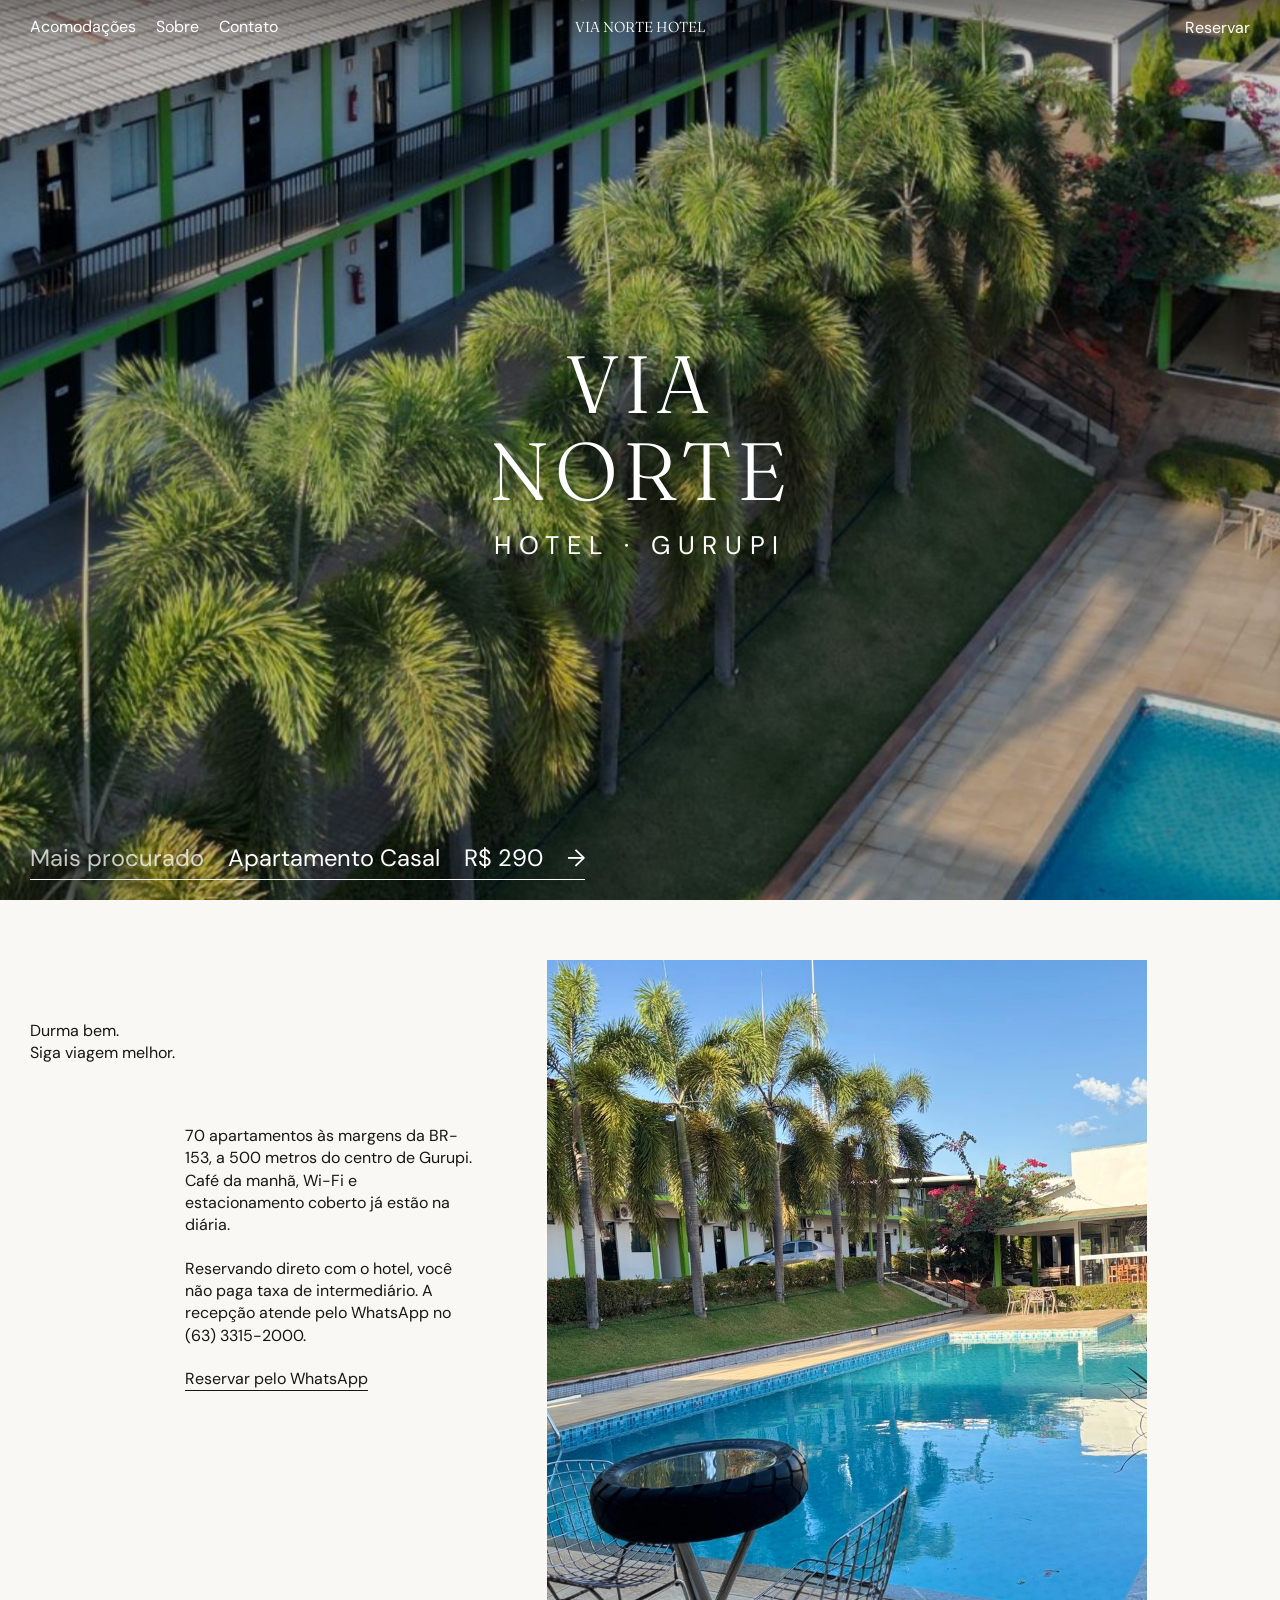
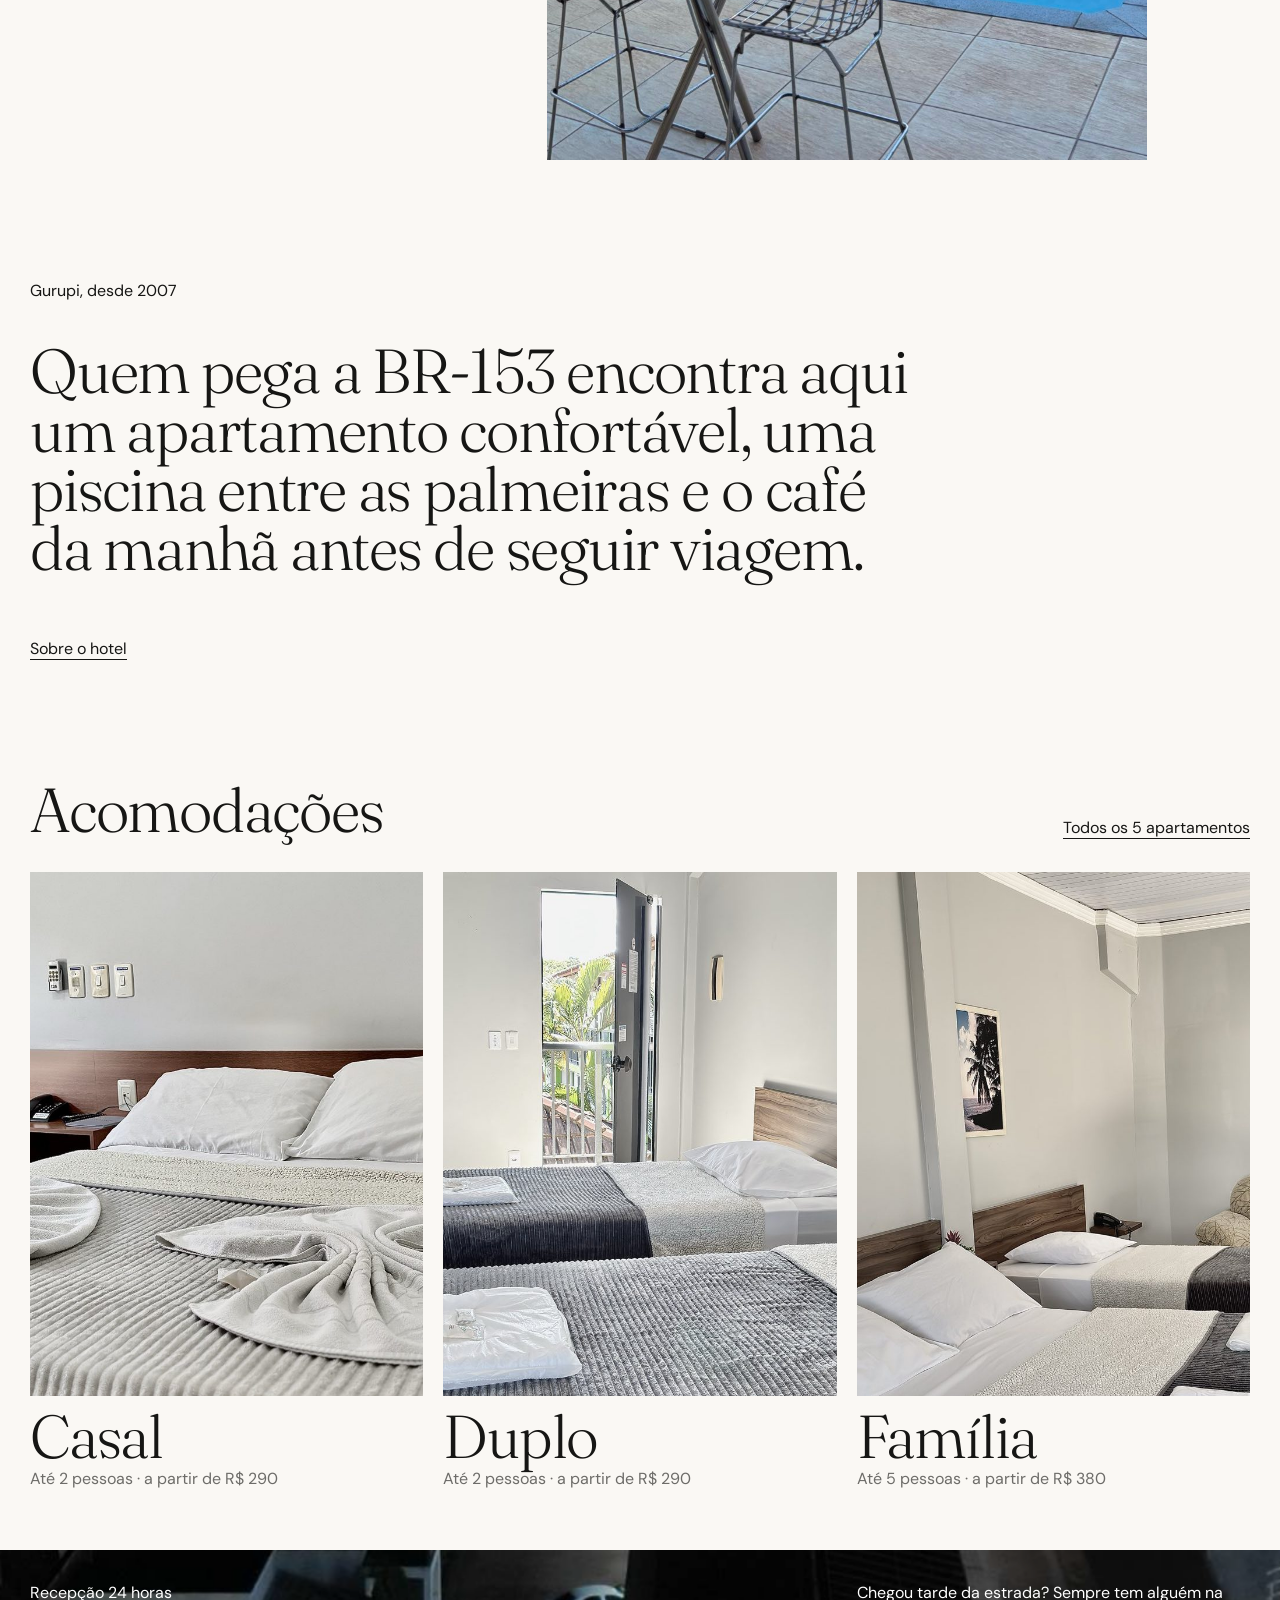
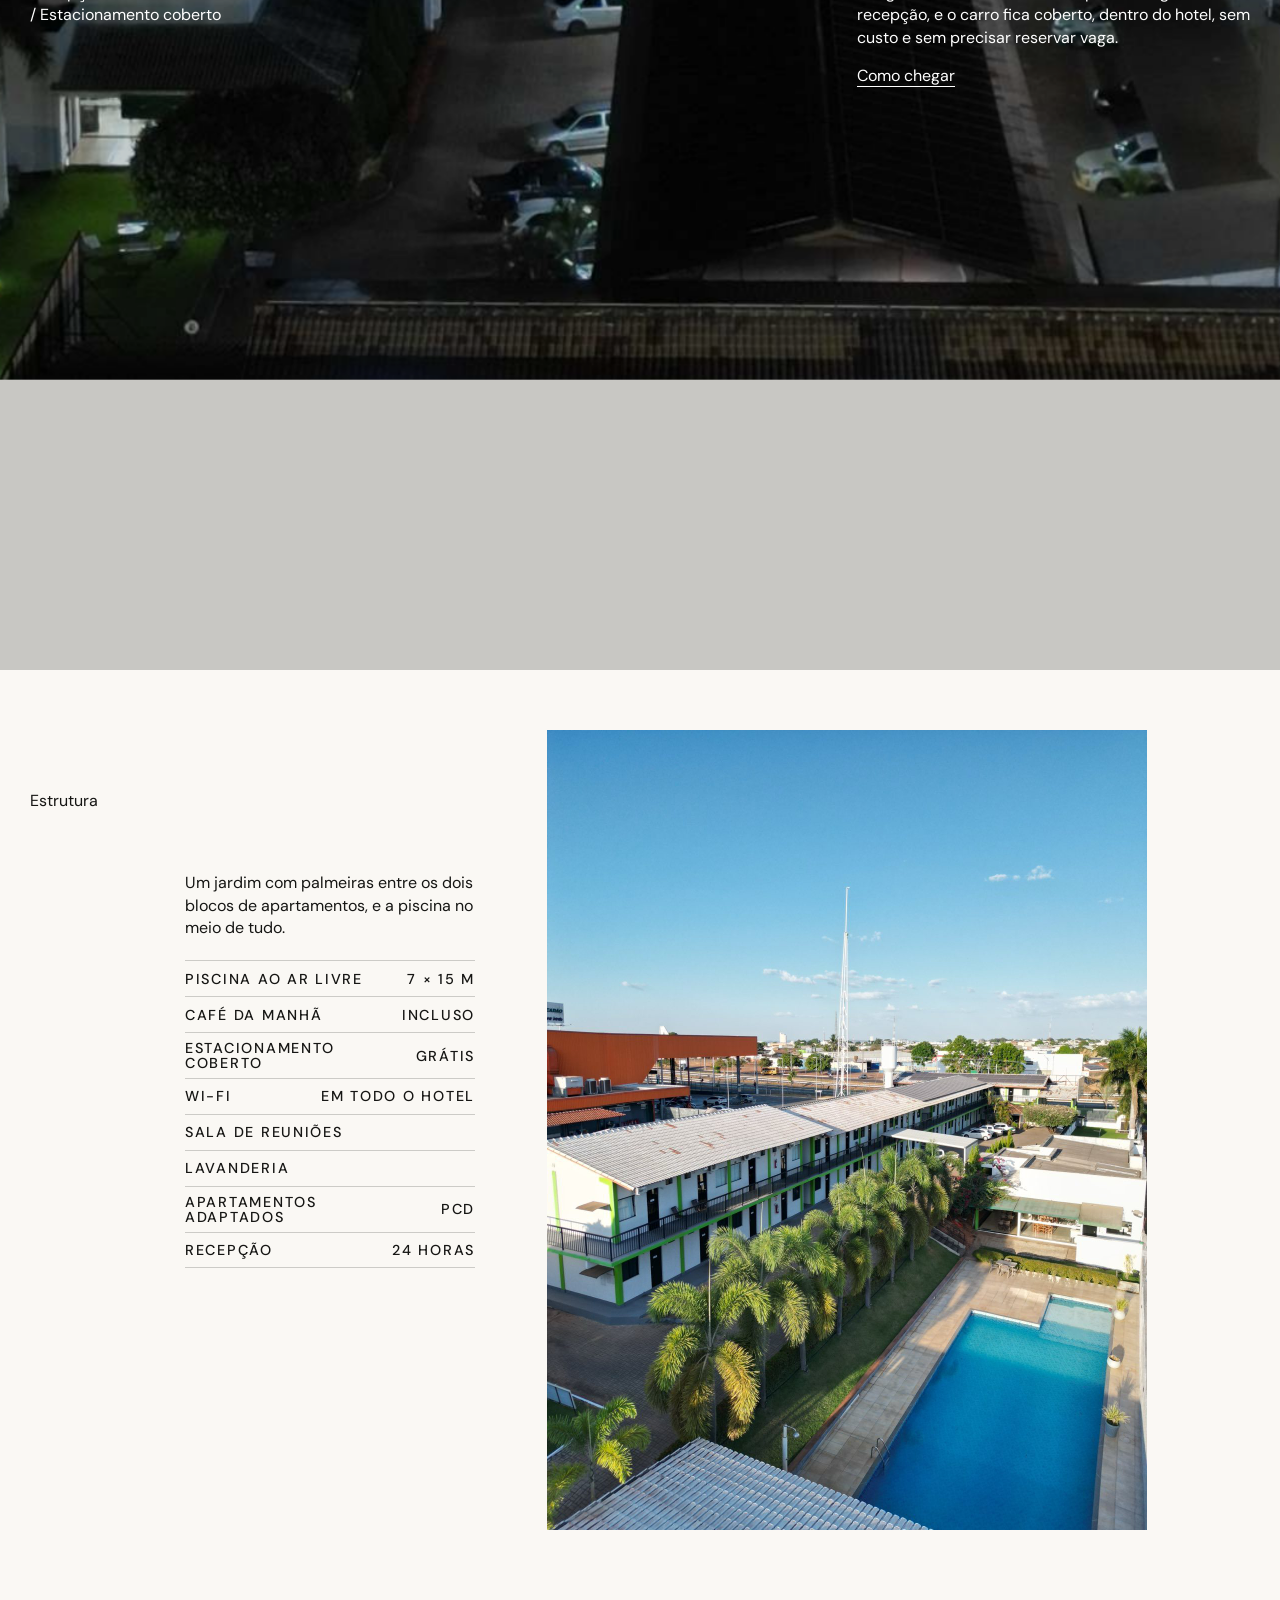
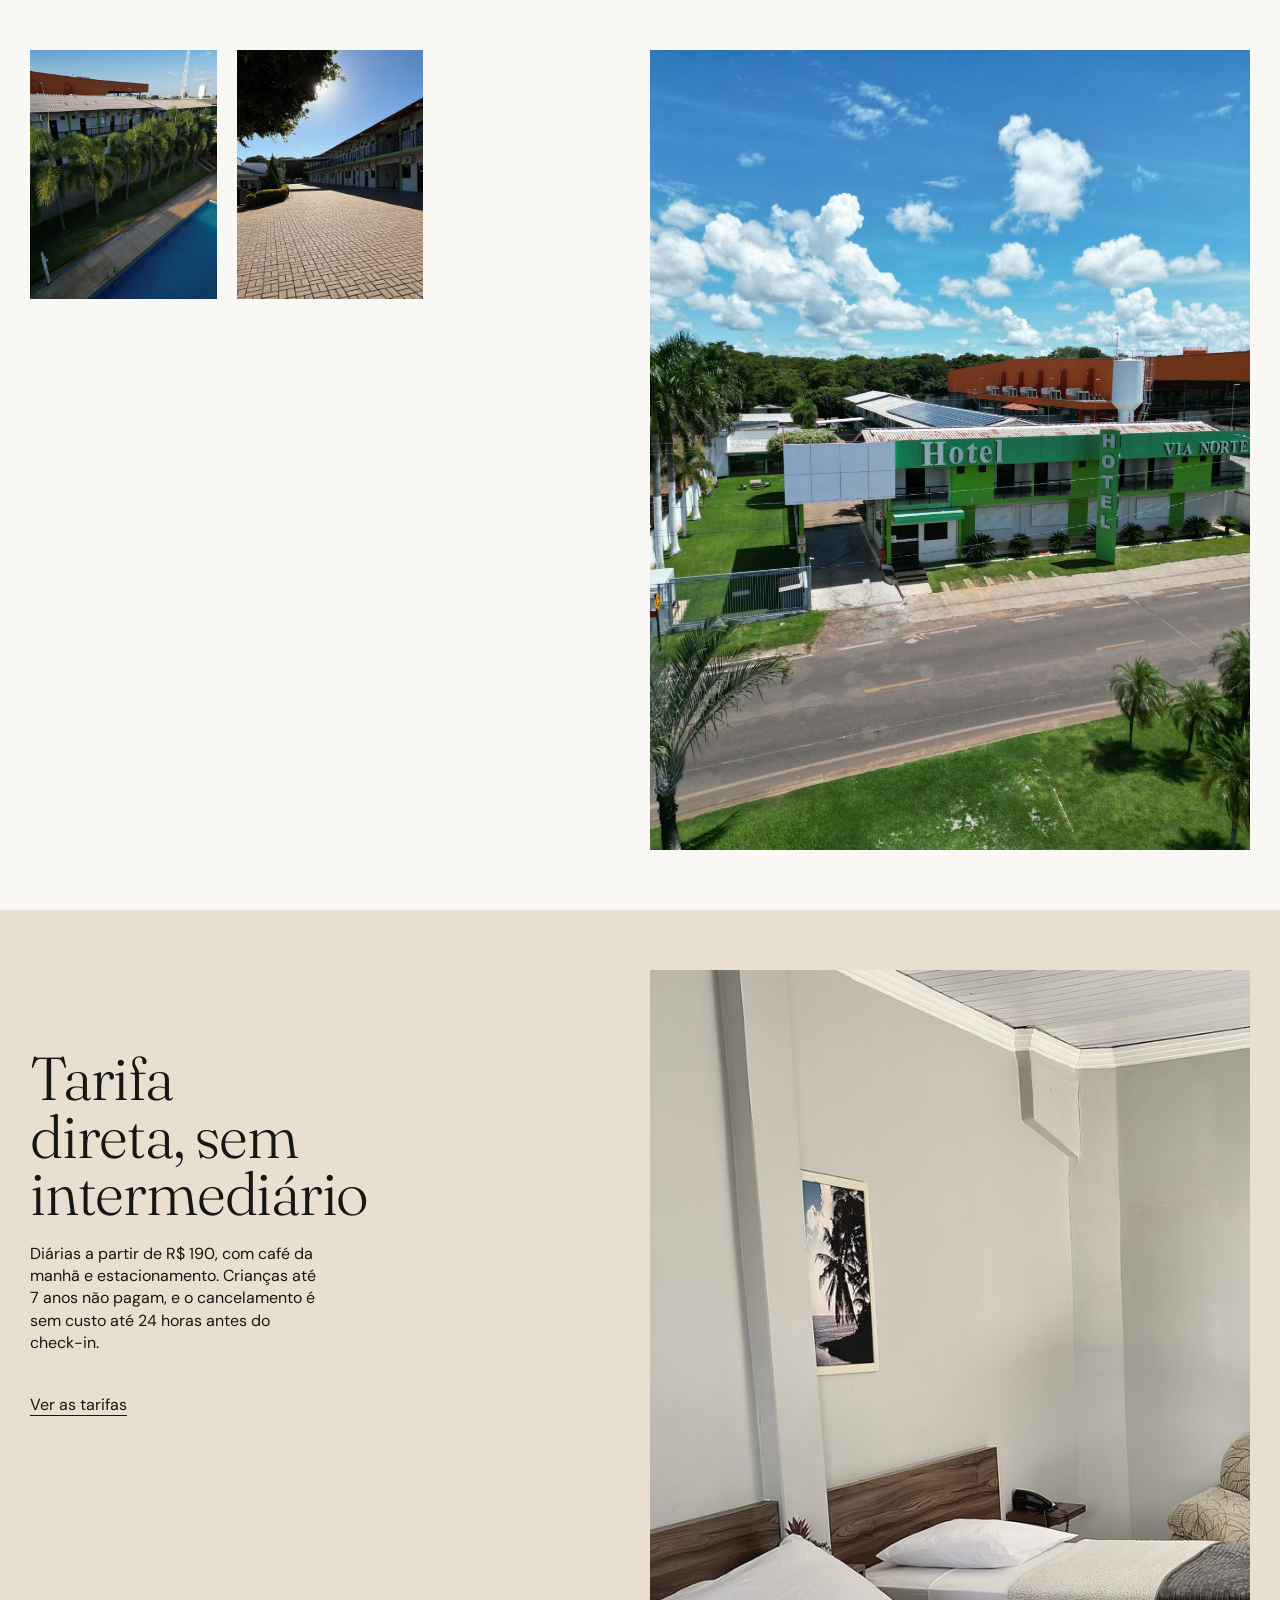
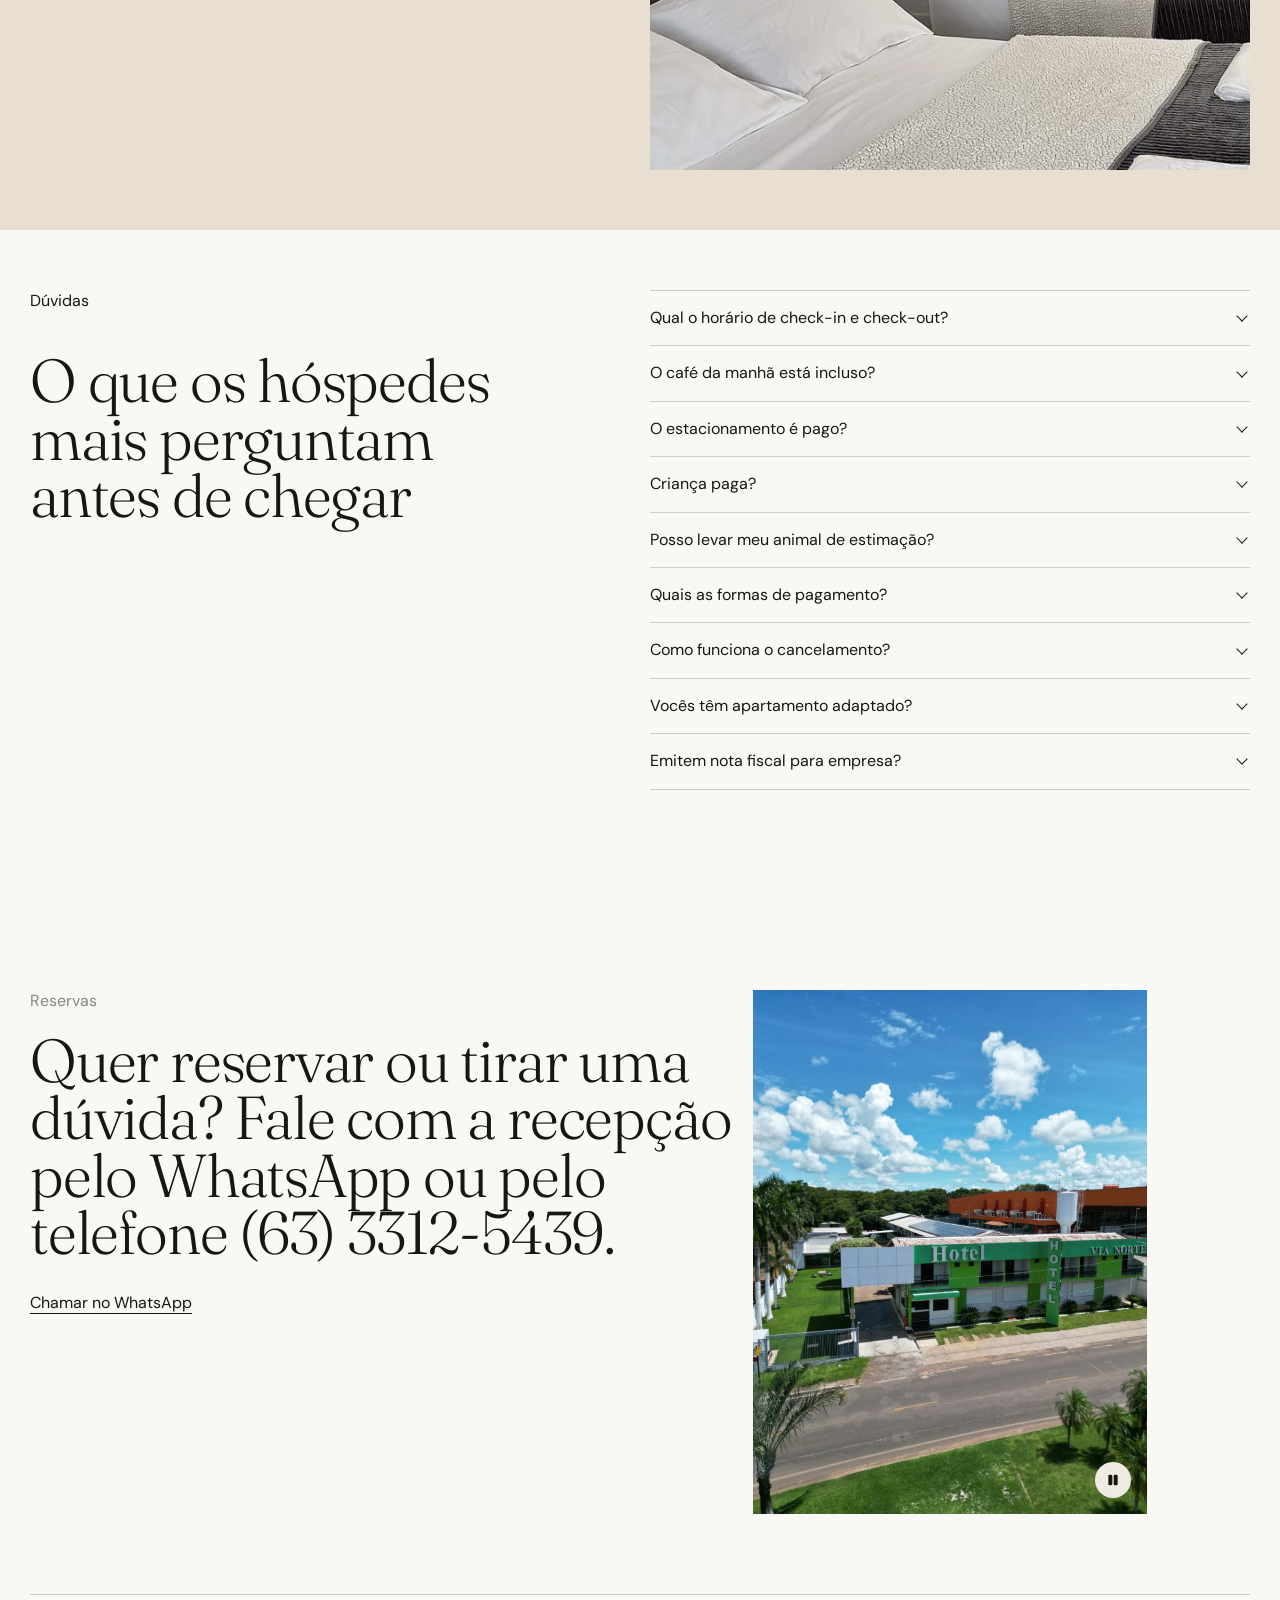
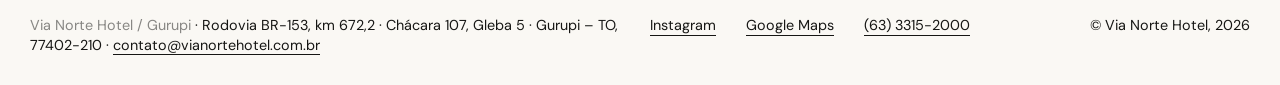
<file: index.html>
<!doctype html>
<html lang="pt-BR">
<head>
  <meta charset="utf-8">
  <meta name="viewport" content="width=device-width, initial-scale=1">
  <title>Via Norte Hotel — Hotel em Gurupi, na BR-153</title>
  <meta name="description" content="70 apartamentos às margens da BR-153, a 500 m do centro de Gurupi (TO). Piscina, café da manhã e estacionamento coberto inclusos. Reserve direto com o hotel.">
  <meta property="og:title" content="Via Norte Hotel — Gurupi, TO">
  <meta property="og:description" content="Durma bem. Siga viagem melhor. Piscina, café da manhã e estacionamento coberto, a 500 m do centro.">
  <meta property="og:image" content="assets/img/topo-piscina-palmeiras-fim-de-tarde.jpg">
  <meta property="og:locale" content="pt_BR">
  <link rel="icon" href="assets/img/logo-via-norte-hotel.png">
  <link rel="preconnect" href="https://fonts.googleapis.com">
  <link rel="preconnect" href="https://fonts.gstatic.com" crossorigin>
  <link rel="stylesheet" href="https://fonts.googleapis.com/css2?family=Fraunces:ital,opsz,wght@0,9..144,300;1,9..144,300&family=DM+Sans:wght@400;500&display=swap">
  <link rel="stylesheet" href="assets/css/site.css">
  <script type="application/ld+json">
  {
    "@context": "https://schema.org",
    "@type": "Hotel",
    "name": "Via Norte Hotel",
    "url": "https://vianortehotel.com.br/",
    "telephone": "+55 63 3312-5439",
    "email": "contato@vianortehotel.com.br",
    "image": "https://vianortehotel.com.br/wp-content/uploads/2026/08/topo-hotel-piscina.jpg",
    "priceRange": "R$ 190 – R$ 500",
    "checkinTime": "14:00",
    "checkoutTime": "11:00",
    "numberOfRooms": 70,
    "petsAllowed": false,
    "address": {
      "@type": "PostalAddress",
      "streetAddress": "Rodovia BR-153, km 672,2, Chácara 107, Gleba 5",
      "addressLocality": "Gurupi",
      "addressRegion": "TO",
      "postalCode": "77402-210",
      "addressCountry": "BR"
    },
    "amenityFeature": [
      { "@type": "LocationFeatureSpecification", "name": "Piscina ao ar livre", "value": true },
      { "@type": "LocationFeatureSpecification", "name": "Café da manhã incluso", "value": true },
      { "@type": "LocationFeatureSpecification", "name": "Estacionamento coberto gratuito", "value": true },
      { "@type": "LocationFeatureSpecification", "name": "Wi-Fi gratuito", "value": true }
    ]
  }
  </script>
</head>
<body>
  <div id="cabecalho"></div>

  <main>
    <section class="capa" data-sob="midia">
      <div class="capa__assentar">
        <div class="camada-paralaxe" data-paralaxe="0.15">
          <img src="assets/img/topo-piscina-palmeiras-fim-de-tarde.jpg" alt="" fetchpriority="high">
        </div>
      </div>
      <div class="veu" aria-hidden="true"></div>
      <h1 class="so-leitor">Via Norte Hotel, hotel em Gurupi às margens da BR-153</h1>
      <div class="capa__centro">
        <div class="capa__marca" aria-hidden="true">
          <svg viewBox="0 0 400 150">
            <text x="200" y="50" text-anchor="middle" font-size="54" letter-spacing="3.24">Via</text>
            <text x="200" y="108" text-anchor="middle" font-size="54" letter-spacing="3.24">Norte</text>
            <text x="200" y="144" text-anchor="middle" font-size="17" letter-spacing="5.1" style="font-family: var(--fonte-texto); font-weight: 400">HOTEL · GURUPI</text>
          </svg>
        </div>
      </div>
      <div class="capa__legenda revelar revelar--subir" style="--ordem: 8">
        <a class="link t-grande" href="quarto.html?id=casal">
          <span class="apagado" style="opacity: .75">Mais procurado</span>
          <span>Apartamento Casal</span>
          <span>R$ 290</span>
          <span aria-hidden="true">→</span>
        </a>
      </div>
    </section>

    <section class="secao texto-midia" data-sob="solido">
      <div class="revelar">
        <div class="texto-midia__grade">
          <div class="texto-midia__texto">
            <p class="texto-midia__rotulo">Durma bem.<br>Siga viagem melhor.</p>
            <div class="texto-midia__corpo">
              <p>70 apartamentos às margens da BR-153, a 500 metros do centro de Gurupi. Café da manhã, Wi-Fi e estacionamento coberto já estão na diária.</p>
              <p>Reservando direto com o hotel, você não paga taxa de intermediário. A recepção atende pelo WhatsApp no (63) 3315-2000.</p>
              <a class="link" data-whatsapp href="https://wa.me/556333152000">Reservar pelo WhatsApp</a>
            </div>
          </div>
          <div class="texto-midia__midia quadro">
            <img src="assets/img/piscina-palmeiras-via-norte.jpg" alt="A piscina entre as palmeiras, com mesa e banquetas na borda" loading="lazy">
          </div>
        </div>
      </div>
    </section>

    <section class="secao declaracao" data-sob="solido">
      <div class="revelar">
        <div class="declaracao__interno">
          <div class="declaracao__topo">
            <p>Gurupi, desde 2007</p>
            <h2 class="t-h2">Quem pega a BR-153 encontra aqui um apartamento confortável, uma piscina entre as palmeiras e o café da manhã antes de seguir viagem.</h2>
          </div>
          <div><a class="link" href="sobre.html">Sobre o hotel</a></div>
        </div>
      </div>
    </section>

    <section class="secao vitrine" data-sob="solido">
      <div class="revelar">
        <div class="vitrine__interno">
          <div class="vitrine__topo">
            <h2 class="t-h2">Acomodações</h2>
            <div><a class="link" href="acomodacoes.html">Todos os 5 apartamentos</a></div>
          </div>
          <ul class="vitrine__lista" data-vitrine="casal,duplo,familia"></ul>
        </div>
      </div>
    </section>

    <section class="midia-cheia" data-sob="midia">
      <div class="revelar">
        <div class="midia-cheia__caixa">
          <div class="midia-cheia__recorte">
            <div class="midia-cheia__escala">
              <div class="camada-paralaxe" data-paralaxe="0.15">
                <img src="assets/img/capa-noite-panoramica.jpg" alt="O hotel visto do alto à noite, com a piscina iluminada" loading="lazy">
              </div>
            </div>
          </div>
          <div class="veu" aria-hidden="true"></div>
          <div class="midia-cheia__legenda">
            <p class="midia-cheia__rotulo">Recepção 24 horas<br>/ Estacionamento coberto</p>
            <div class="midia-cheia__lado">
              <p>Chegou tarde da estrada? Sempre tem alguém na recepção, e o carro fica coberto, dentro do hotel, sem custo e sem precisar reservar vaga.</p>
              <div><a class="link" data-mapa href="https://www.google.com/maps/search/?api=1&query=Via+Norte+Hotel+Gurupi+TO">Como chegar</a></div>
            </div>
          </div>
        </div>
      </div>
    </section>

    <section class="secao texto-midia" data-sob="solido" id="estrutura">
      <div class="revelar">
        <div class="texto-midia__grade">
          <div class="texto-midia__texto">
            <p class="texto-midia__rotulo">Estrutura</p>
            <div class="texto-midia__corpo">
              <p>Um jardim com palmeiras entre os dois blocos de apartamentos, e a piscina no meio de tudo.</p>
              <ul class="fios">
                <li class="t-meta"><span>Piscina ao ar livre</span><span>7 × 15 m</span></li>
                <li class="t-meta"><span>Café da manhã</span><span>Incluso</span></li>
                <li class="t-meta"><span>Estacionamento coberto</span><span>Grátis</span></li>
                <li class="t-meta"><span>Wi-Fi</span><span>Em todo o hotel</span></li>
                <li class="t-meta"><span>Sala de reuniões</span></li>
                <li class="t-meta"><span>Lavanderia</span></li>
                <li class="t-meta"><span>Apartamentos adaptados</span><span>PcD</span></li>
                <li class="t-meta"><span>Recepção</span><span>24 horas</span></li>
              </ul>
            </div>
          </div>
          <div class="texto-midia__midia quadro">
            <img src="assets/img/vista-aerea-piscina-apartamentos-rotated.jpg" alt="Os dois andares de apartamentos vistos do alto, com a piscina em primeiro plano" loading="lazy">
          </div>
        </div>
      </div>
    </section>

    <section class="secao" data-sob="solido">
      <div class="revelar">
        <div class="galeria">
          <div>
            <div class="galeria__pequenas">
              <div class="quadro"><img src="assets/img/apartamentos-vista-piscina-rotated.jpg" alt="Fileira de palmeiras entre os apartamentos e a piscina" loading="lazy"></div>
              <div class="quadro"><img src="assets/img/estacionamento-coberto-hotel.jpg" alt="Pátio interno e corredor dos apartamentos" loading="lazy"></div>
            </div>
          </div>
          <div class="quadro"><img src="assets/img/hotel-via-norte-fachada-br-153-1151x1536.jpg" alt="Fachada do hotel vista do alto, de frente para a BR-153" loading="lazy"></div>
        </div>
      </div>
    </section>

    <section class="secao--areia" data-sob="solido">
      <div class="revelar">
        <div class="destaque__grade">
          <div class="destaque__texto">
            <h2 class="t-h3">Tarifa direta, sem intermediário</h2>
            <p>Diárias a partir de R$ 190, com café da manhã e estacionamento. Crianças até 7 anos não pagam, e o cancelamento é sem custo até 24 horas antes do check-in.</p>
            <div><a class="link" href="acomodacoes.html#tarifas">Ver as tarifas</a></div>
          </div>
          <div class="quadro"><img src="assets/img/apartamento-familia-sofa-1280x900.jpg" alt="Apartamento Família com camas, sofá e quadros na parede" loading="lazy"></div>
        </div>
      </div>
    </section>

    <section class="secao duvidas" data-sob="solido" id="duvidas">
      <div class="duvidas__grade revelar">
        <div class="duvidas__titulo">
          <p>Dúvidas</p>
          <h2 class="t-h3">O que os hóspedes mais perguntam antes de chegar</h2>
        </div>
        <div class="duvidas__lista sanfona">
          <details>
            <summary>Qual o horário de check-in e check-out?</summary>
            <div class="sanfona__conteudo"><p>Check-in a partir das 14h e check-out até as 11h. Dá para sair até as 14h (late check-out), se houver vaga.</p></div>
          </details>
          <details>
            <summary>O café da manhã está incluso?</summary>
            <div class="sanfona__conteudo"><p>Sim, em todas as diárias. É servido no restaurante do hotel.</p></div>
          </details>
          <details>
            <summary>O estacionamento é pago?</summary>
            <div class="sanfona__conteudo"><p>Não. É coberto, fica dentro do hotel e não precisa reservar vaga.</p></div>
          </details>
          <details>
            <summary>Criança paga?</summary>
            <div class="sanfona__conteudo"><p>Até 7 anos não paga, desde que fique no mesmo apartamento dos pais ou responsáveis. Menores desacompanhados só com autorização.</p></div>
          </details>
          <details>
            <summary>Posso levar meu animal de estimação?</summary>
            <div class="sanfona__conteudo"><p>Animais não são permitidos, com exceção de cães-guia com documentação.</p></div>
          </details>
          <details>
            <summary>Quais as formas de pagamento?</summary>
            <div class="sanfona__conteudo"><p>Dinheiro, cartão de crédito ou débito. Não aceitamos cheque nem moeda estrangeira. Na primeira hospedagem, o pagamento é feito no check-in; em estadias de mais de 3 dias, o acerto é feito a cada 3 dias.</p></div>
          </details>
          <details>
            <summary>Como funciona o cancelamento?</summary>
            <div class="sanfona__conteudo"><p>Sem custo até 24 horas antes do check-in. Depois disso, ou se o hóspede não comparecer, é cobrada uma diária. Em datas de alta procura (vestibulares, eventos esportivos, shows e feriados) a política pode mudar.</p></div>
          </details>
          <details>
            <summary>Vocês têm apartamento adaptado?</summary>
            <div class="sanfona__conteudo"><p>Sim. Avise na hora de reservar para garantirmos um apartamento adaptado para pessoa com deficiência.</p></div>
          </details>
          <details>
            <summary>Emitem nota fiscal para empresa?</summary>
            <div class="sanfona__conteudo"><p>Sim. Passe os dados da empresa na reserva ou no check-in. Para hospedagens recorrentes ou grupos, peça uma proposta pelo WhatsApp.</p></div>
          </details>
        </div>
      </div>
    </section>
  </main>

  <footer id="rodape"></footer>

  <script src="assets/js/dados.js"></script>
  <script src="assets/js/site.js"></script>
</body>
</html>
</file>
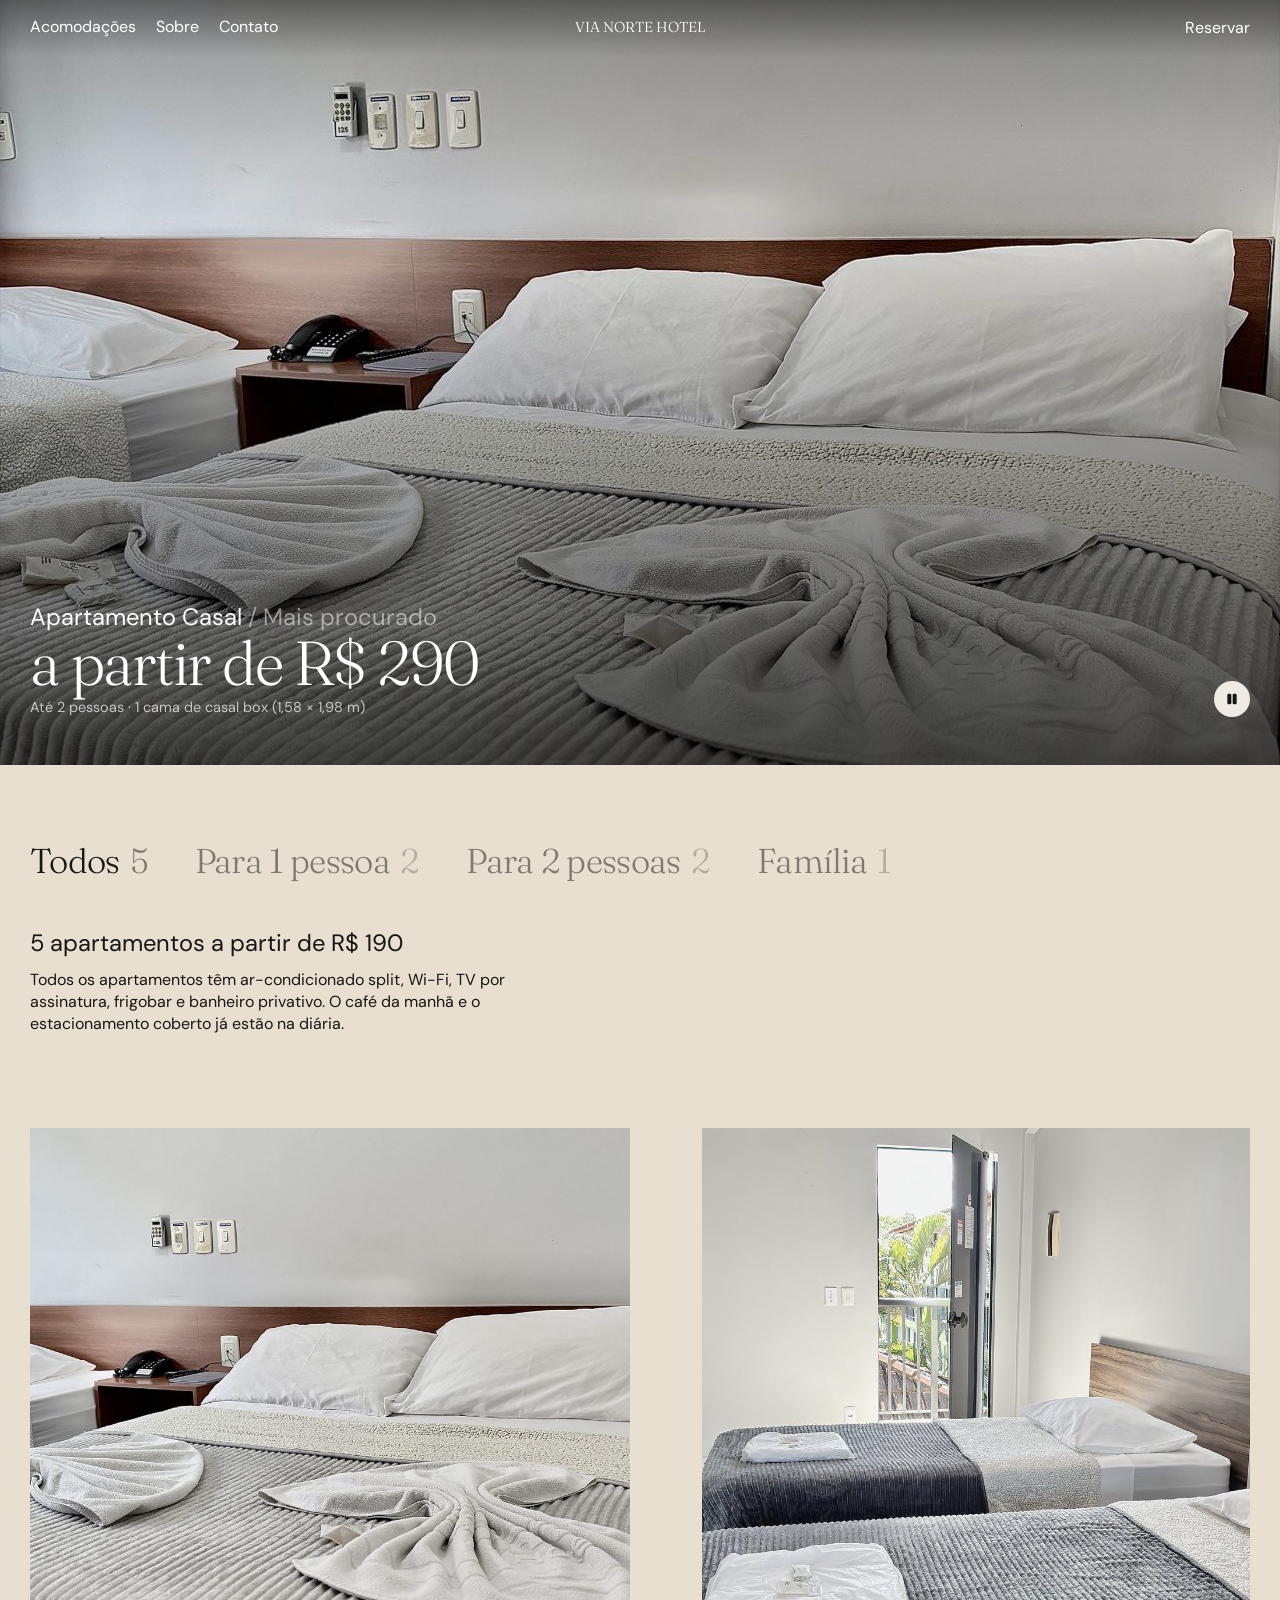
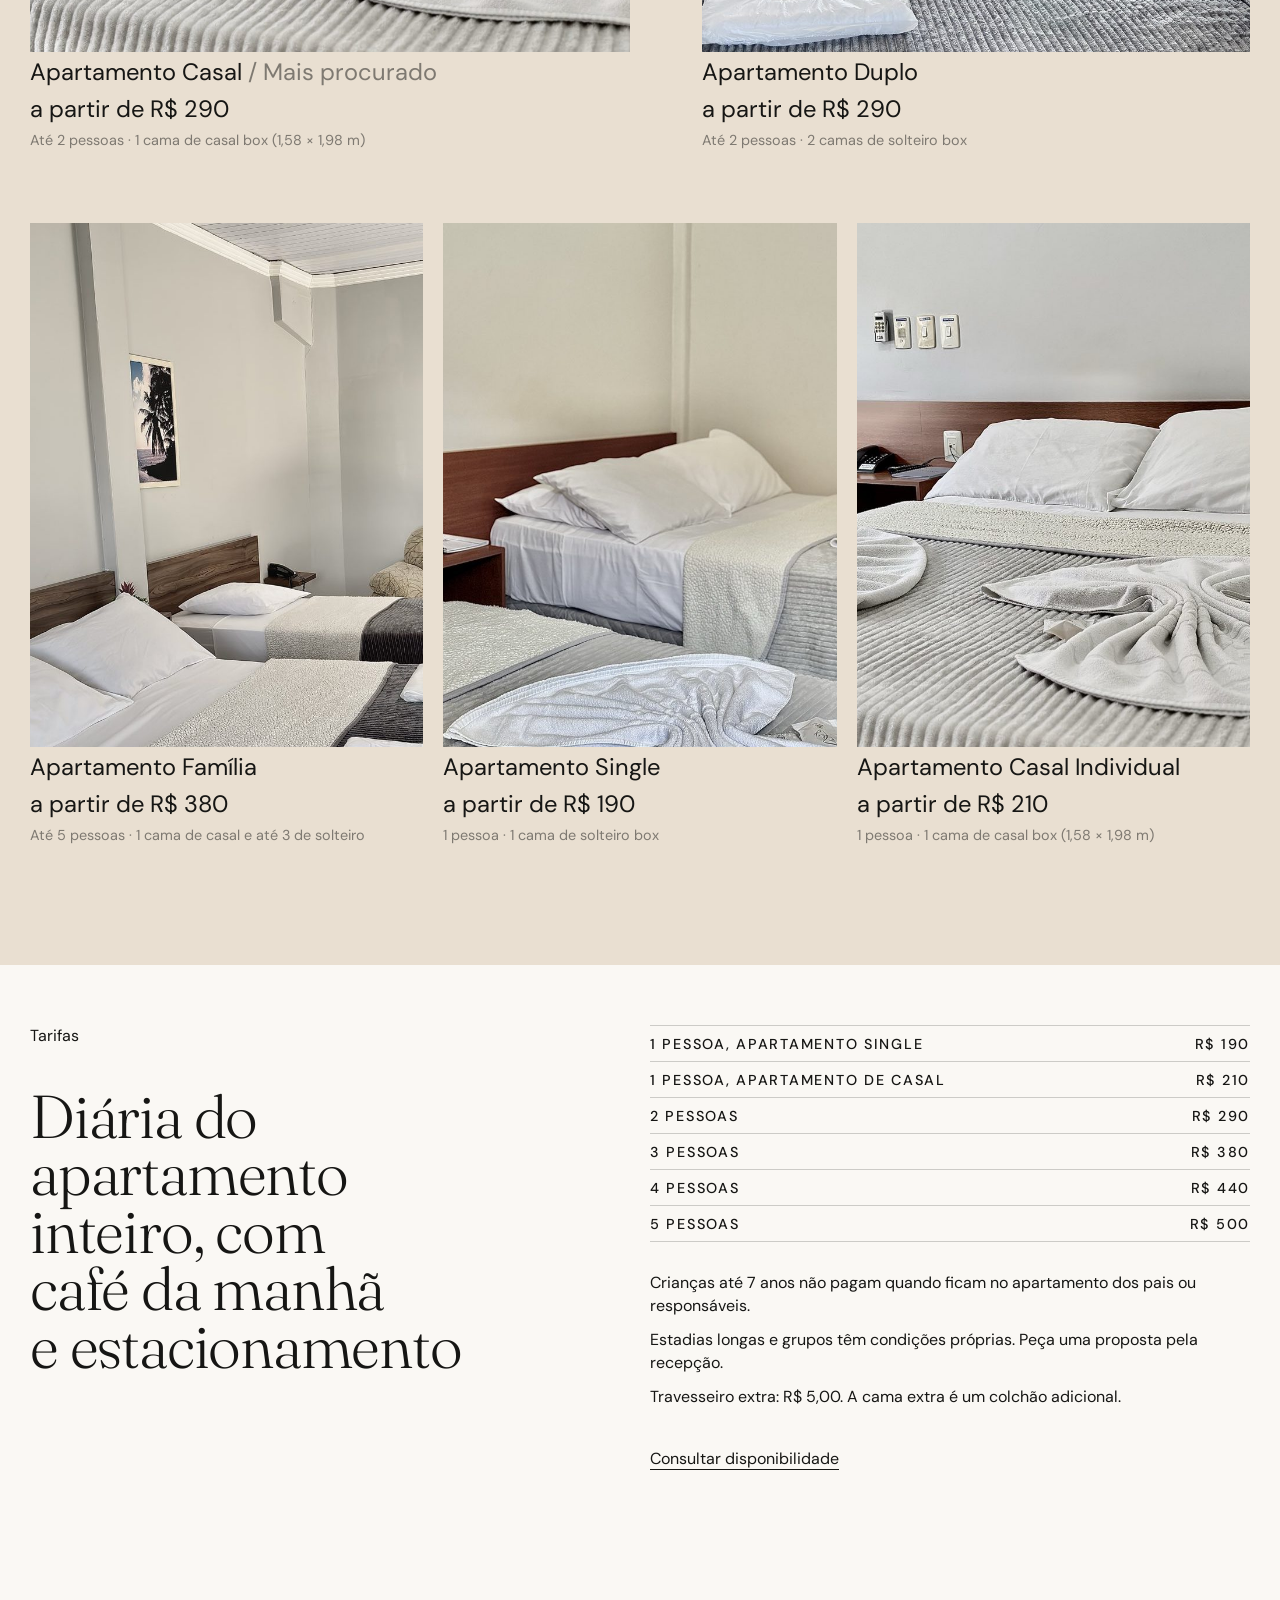
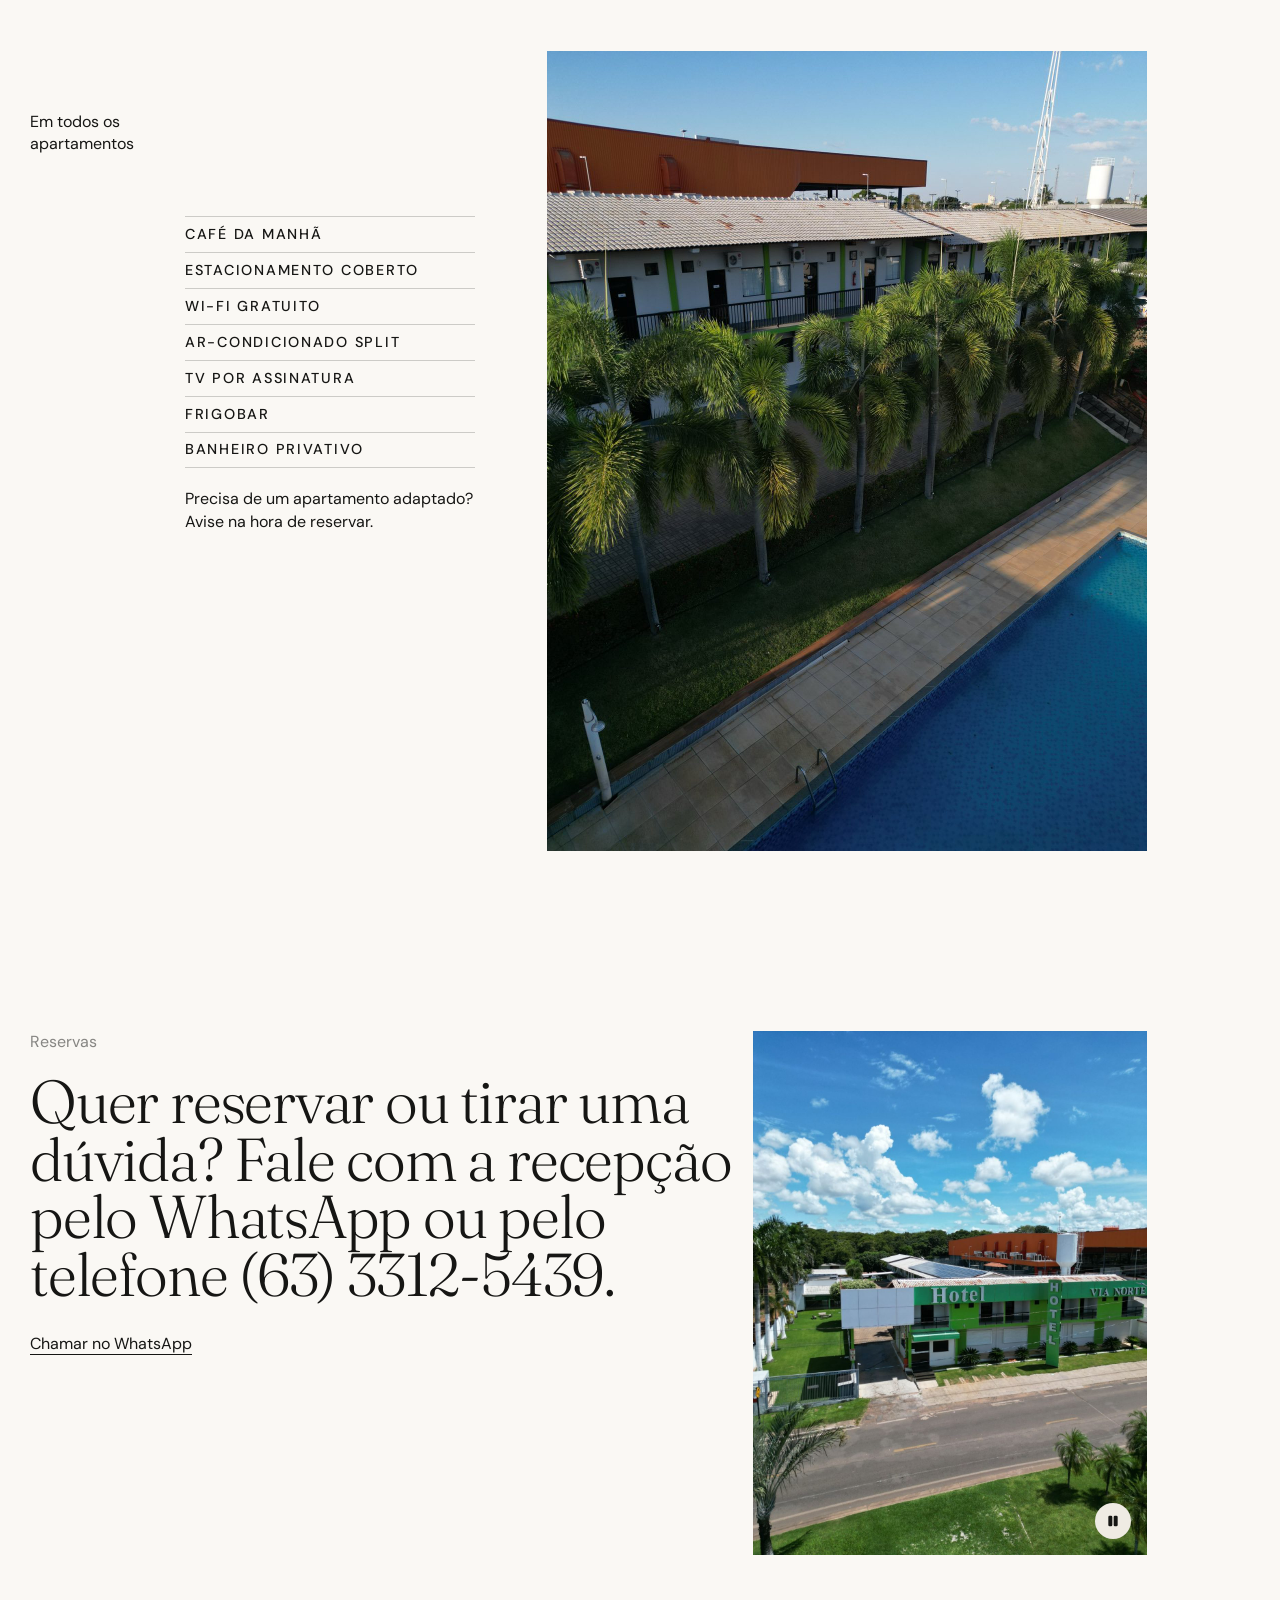
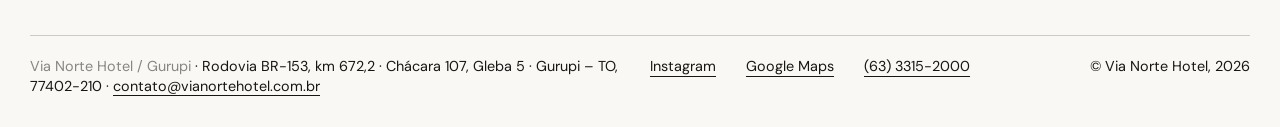
<file: acomodacoes.html>
<!doctype html>
<html lang="pt-BR">
<head>
  <meta charset="utf-8">
  <meta name="viewport" content="width=device-width, initial-scale=1">
  <title>Acomodações e tarifas — Via Norte Hotel, Gurupi</title>
  <meta name="description" content="Apartamentos Single, Casal, Duplo e Família, de R$ 190 a R$ 500 a diária, com café da manhã e estacionamento coberto inclusos.">
  <link rel="icon" href="assets/img/logo-via-norte-hotel.png">
  <link rel="preconnect" href="https://fonts.googleapis.com">
  <link rel="preconnect" href="https://fonts.gstatic.com" crossorigin>
  <link rel="stylesheet" href="https://fonts.googleapis.com/css2?family=Fraunces:ital,opsz,wght@0,9..144,300;1,9..144,300&family=DM+Sans:wght@400;500&display=swap">
  <link rel="stylesheet" href="assets/css/site.css">
</head>
<body>
  <div id="cabecalho"></div>

  <main>
    <h1 class="so-leitor">Acomodações e tarifas</h1>

    <section class="vitrine-capa" data-sob="midia" aria-label="Apartamentos em destaque"></section>

    <section class="secao--areia indice" data-sob="solido">
      <ul class="indice__filtros" aria-label="Filtrar apartamentos"></ul>
      <p class="indice__resumo" aria-live="polite"></p>
      <ul class="indice__grade"></ul>
    </section>

    <section class="secao tarifas" data-sob="solido" id="tarifas">
      <div class="tarifas__grade revelar">
        <div class="tarifas__titulo">
          <p>Tarifas</p>
          <h2 class="t-h3">Diária do apartamento inteiro, com café da manhã e estacionamento</h2>
        </div>
        <div class="tarifas__lista">
          <table class="tabela">
            <caption class="so-leitor">Valor da diária por número de hóspedes</caption>
            <tbody data-tarifas></tbody>
          </table>
          <div class="tarifas__notas">
            <p>Crianças até 7 anos não pagam quando ficam no apartamento dos pais ou responsáveis.</p>
            <p>Estadias longas e grupos têm condições próprias. Peça uma proposta pela recepção.</p>
            <p>Travesseiro extra: R$ 5,00. A cama extra é um colchão adicional.</p>
          </div>
          <div style="margin-top: 2.5rem"><a class="link" data-whatsapp href="https://wa.me/556333152000">Consultar disponibilidade</a></div>
        </div>
      </div>
    </section>

    <section class="secao texto-midia" data-sob="solido">
      <div class="revelar">
        <div class="texto-midia__grade">
          <div class="texto-midia__texto">
            <p class="texto-midia__rotulo">Em todos os apartamentos</p>
            <div class="texto-midia__corpo">
              <ul class="fios">
                <li class="t-meta">Café da manhã</li>
                <li class="t-meta">Estacionamento coberto</li>
                <li class="t-meta">Wi-Fi gratuito</li>
                <li class="t-meta">Ar-condicionado split</li>
                <li class="t-meta">TV por assinatura</li>
                <li class="t-meta">Frigobar</li>
                <li class="t-meta">Banheiro privativo</li>
              </ul>
              <p>Precisa de um apartamento adaptado? Avise na hora de reservar.</p>
            </div>
          </div>
          <div class="texto-midia__midia quadro">
            <img src="assets/img/apartamentos-vista-piscina-rotated.jpg" alt="Fileira de palmeiras entre os apartamentos e a piscina" loading="lazy">
          </div>
        </div>
      </div>
    </section>
  </main>

  <footer id="rodape"></footer>

  <script src="assets/js/dados.js"></script>
  <script src="assets/js/site.js"></script>
</body>
</html>
</file>
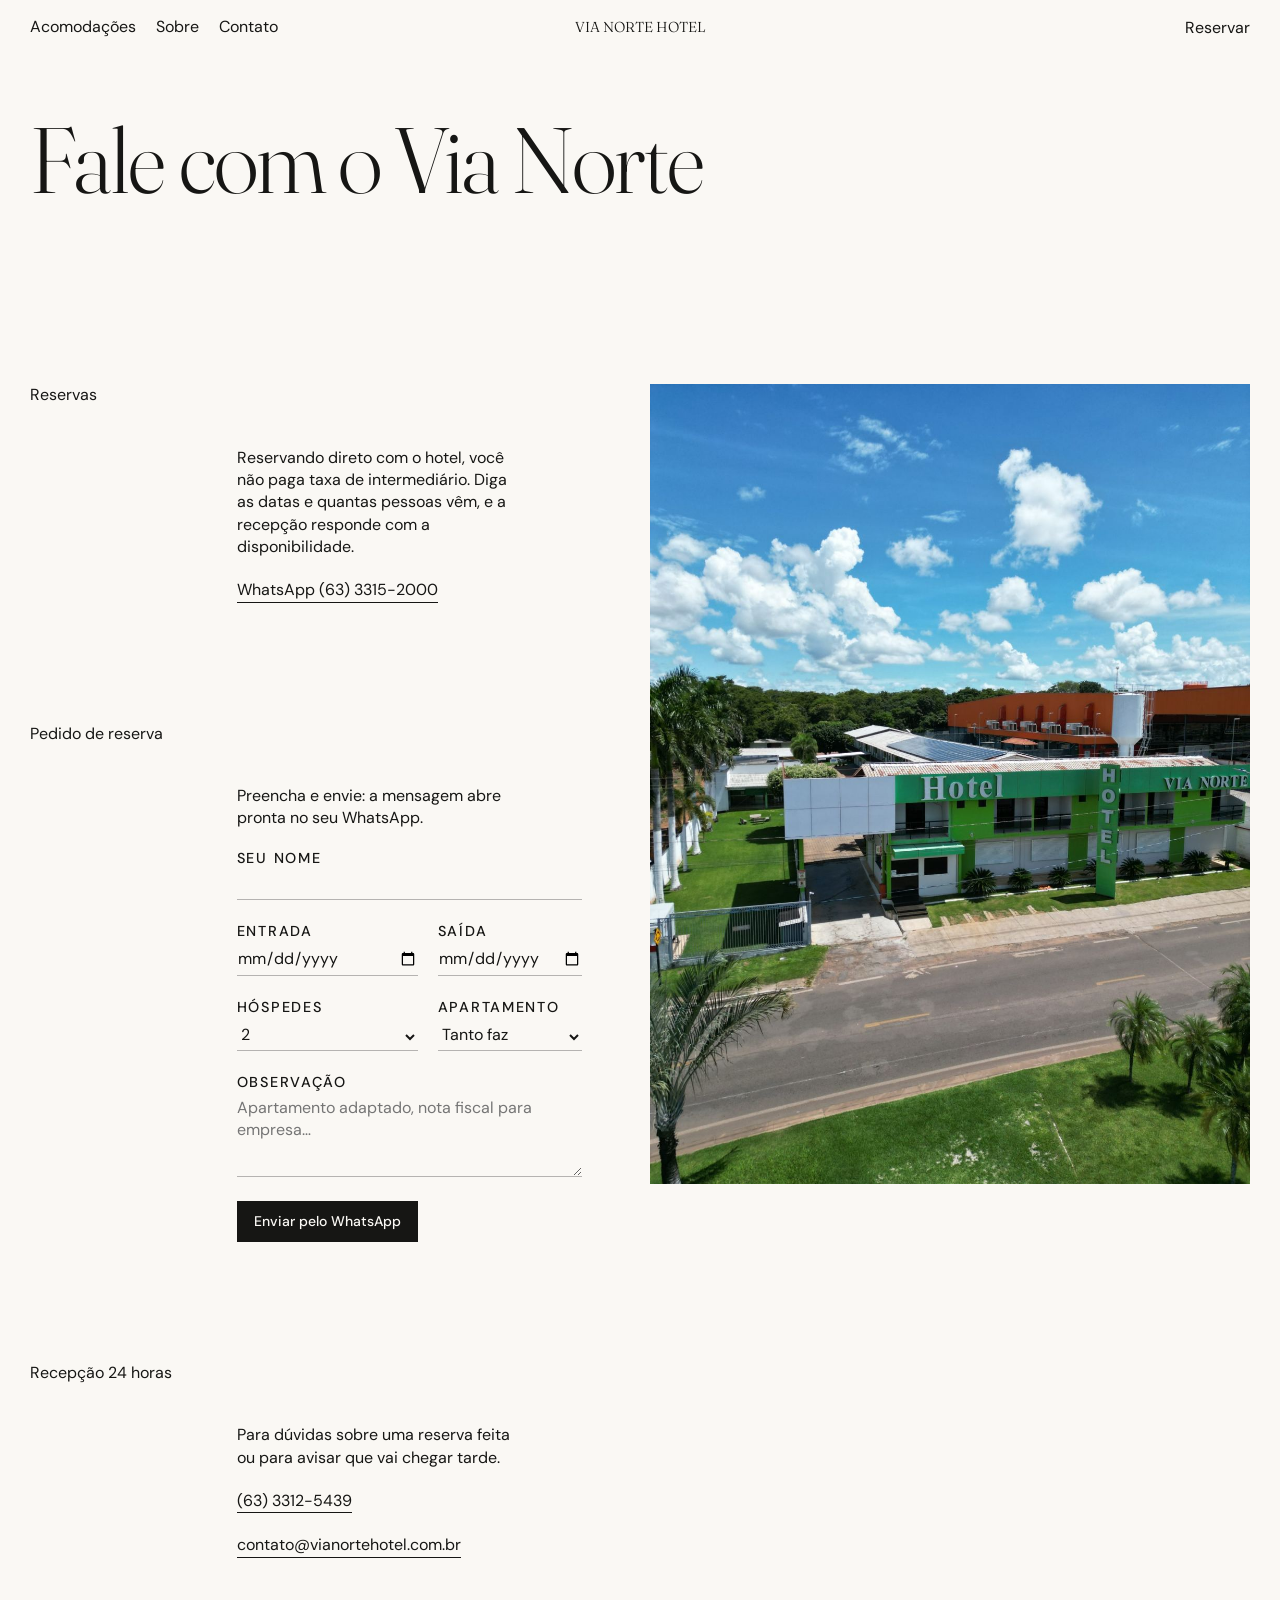
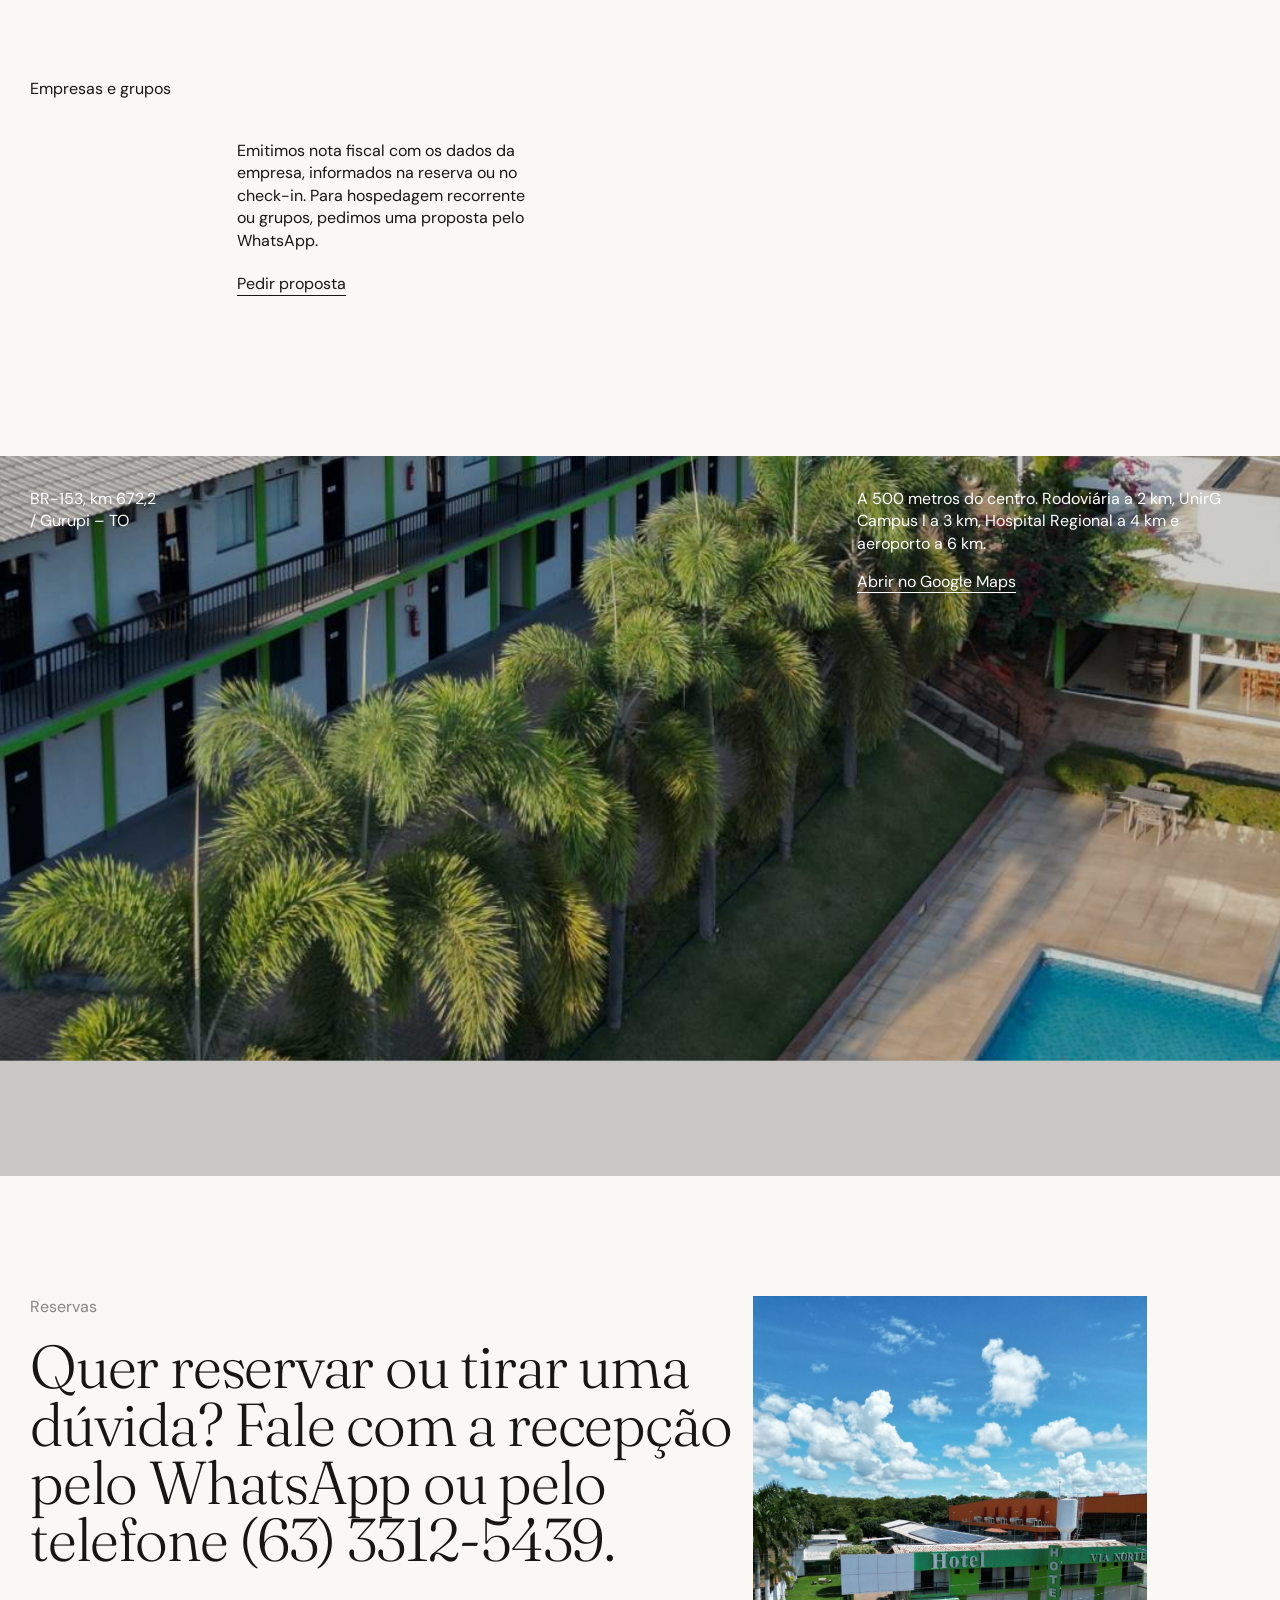
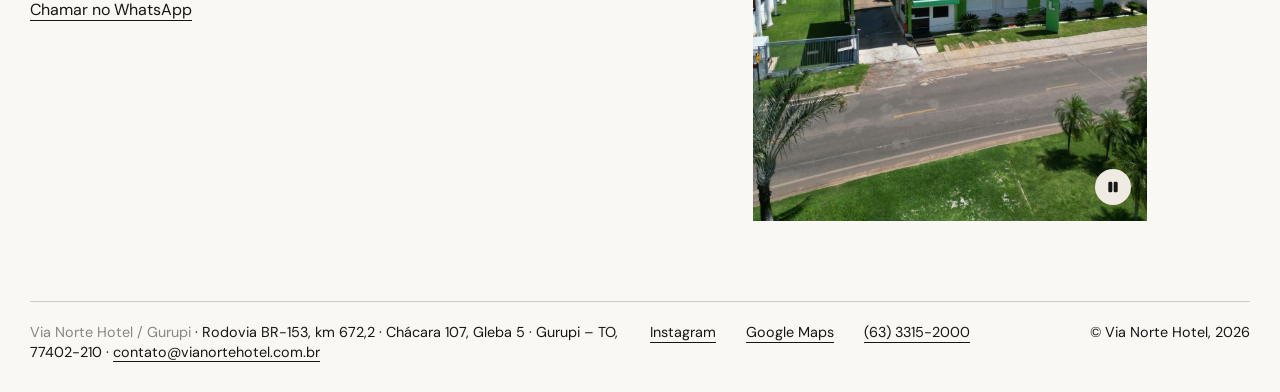
<file: contato.html>
<!doctype html>
<html lang="pt-BR">
<head>
  <meta charset="utf-8">
  <meta name="viewport" content="width=device-width, initial-scale=1">
  <title>Contato e reservas — Via Norte Hotel, Gurupi</title>
  <meta name="description" content="Reserve direto com o Via Norte Hotel pelo WhatsApp (63) 3315-2000 ou ligue para a recepção 24 horas: (63) 3312-5439.">
  <link rel="icon" href="assets/img/logo-via-norte-hotel.png">
  <link rel="preconnect" href="https://fonts.googleapis.com">
  <link rel="preconnect" href="https://fonts.gstatic.com" crossorigin>
  <link rel="stylesheet" href="https://fonts.googleapis.com/css2?family=Fraunces:ital,opsz,wght@0,9..144,300;1,9..144,300&family=DM+Sans:wght@400;500&display=swap">
  <link rel="stylesheet" href="assets/css/site.css">
</head>
<body>
  <div id="cabecalho"></div>

  <main>
    <section class="secao contato" data-sob="solido">
      <h1 class="t-h1 revelar">Fale com o Via Norte</h1>
      <div class="contato__grade">
        <div class="contato__midia quadro revelar">
          <img src="assets/img/hotel-via-norte-fachada-br-153-1151x1536.jpg" alt="Fachada do hotel vista do alto, de frente para a BR-153">
        </div>
        <div class="contato__linhas">
          <div class="contato__linha revelar">
            <p class="contato__rotulo">Reservas</p>
            <div class="contato__conteudo">
              <p>Reservando direto com o hotel, você não paga taxa de intermediário. Diga as datas e quantas pessoas vêm, e a recepção responde com a disponibilidade.</p>
              <a class="link" data-whatsapp href="https://wa.me/556333152000">WhatsApp (63) 3315-2000</a>
            </div>
          </div>

          <div class="contato__linha revelar">
            <p class="contato__rotulo">Pedido de reserva</p>
            <div class="contato__conteudo">
              <p>Preencha e envie: a mensagem abre pronta no seu WhatsApp.</p>
              <form class="formulario" data-form-reserva>
                <div class="formulario__largo">
                  <label class="t-meta" for="nome">Seu nome</label>
                  <input id="nome" name="nome" autocomplete="name" required>
                </div>
                <div>
                  <label class="t-meta" for="entrada">Entrada</label>
                  <input id="entrada" name="entrada" type="date" required>
                </div>
                <div>
                  <label class="t-meta" for="saida">Saída</label>
                  <input id="saida" name="saida" type="date" required>
                </div>
                <div>
                  <label class="t-meta" for="hospedes">Hóspedes</label>
                  <select id="hospedes" name="hospedes">
                    <option>1</option>
                    <option selected>2</option>
                    <option>3</option>
                    <option>4</option>
                    <option>5</option>
                  </select>
                </div>
                <div>
                  <label class="t-meta" for="apartamento">Apartamento</label>
                  <select id="apartamento" name="apartamento"></select>
                </div>
                <div class="formulario__largo">
                  <label class="t-meta" for="mensagem">Observação</label>
                  <textarea id="mensagem" name="mensagem" placeholder="Apartamento adaptado, nota fiscal para empresa…"></textarea>
                </div>
                <button class="botao" type="submit">Enviar pelo WhatsApp</button>
              </form>
            </div>
          </div>

          <div class="contato__linha revelar">
            <p class="contato__rotulo">Recepção 24 horas</p>
            <div class="contato__conteudo">
              <p>Para dúvidas sobre uma reserva feita ou para avisar que vai chegar tarde.</p>
              <a class="link" href="tel:+556333125439">(63) 3312-5439</a>
              <a class="link" href="mailto:contato@vianortehotel.com.br">contato@vianortehotel.com.br</a>
            </div>
          </div>

          <div class="contato__linha revelar">
            <p class="contato__rotulo">Empresas e grupos</p>
            <div class="contato__conteudo">
              <p>Emitimos nota fiscal com os dados da empresa, informados na reserva ou no check-in. Para hospedagem recorrente ou grupos, pedimos uma proposta pelo WhatsApp.</p>
              <a class="link" data-whatsapp="Olá! Gostaria de uma proposta de hospedagem para empresa/grupo no Via Norte Hotel." href="https://wa.me/556333152000">Pedir proposta</a>
            </div>
          </div>
        </div>
      </div>
    </section>

    <section class="midia-cheia" data-sob="midia">
      <div class="revelar">
        <div class="midia-cheia__caixa">
          <div class="midia-cheia__recorte">
            <div class="midia-cheia__escala">
              <div class="camada-paralaxe" data-paralaxe="0.15">
                <img src="assets/img/topo-hotel-piscina.jpg" alt="Vista aérea dos apartamentos, do jardim e da piscina" loading="lazy">
              </div>
            </div>
          </div>
          <div class="veu" aria-hidden="true"></div>
          <div class="midia-cheia__legenda">
            <p class="midia-cheia__rotulo">BR-153, km 672,2<br>/ Gurupi – TO</p>
            <div class="midia-cheia__lado">
              <p>A 500 metros do centro. Rodoviária a 2 km, UnirG Campus I a 3 km, Hospital Regional a 4 km e aeroporto a 6 km.</p>
              <div><a class="link" data-mapa href="https://www.google.com/maps/search/?api=1&query=Via+Norte+Hotel+Gurupi+TO">Abrir no Google Maps</a></div>
            </div>
          </div>
        </div>
      </div>
    </section>
  </main>

  <footer id="rodape"></footer>

  <script src="assets/js/dados.js"></script>
  <script src="assets/js/site.js"></script>
</body>
</html>
</file>
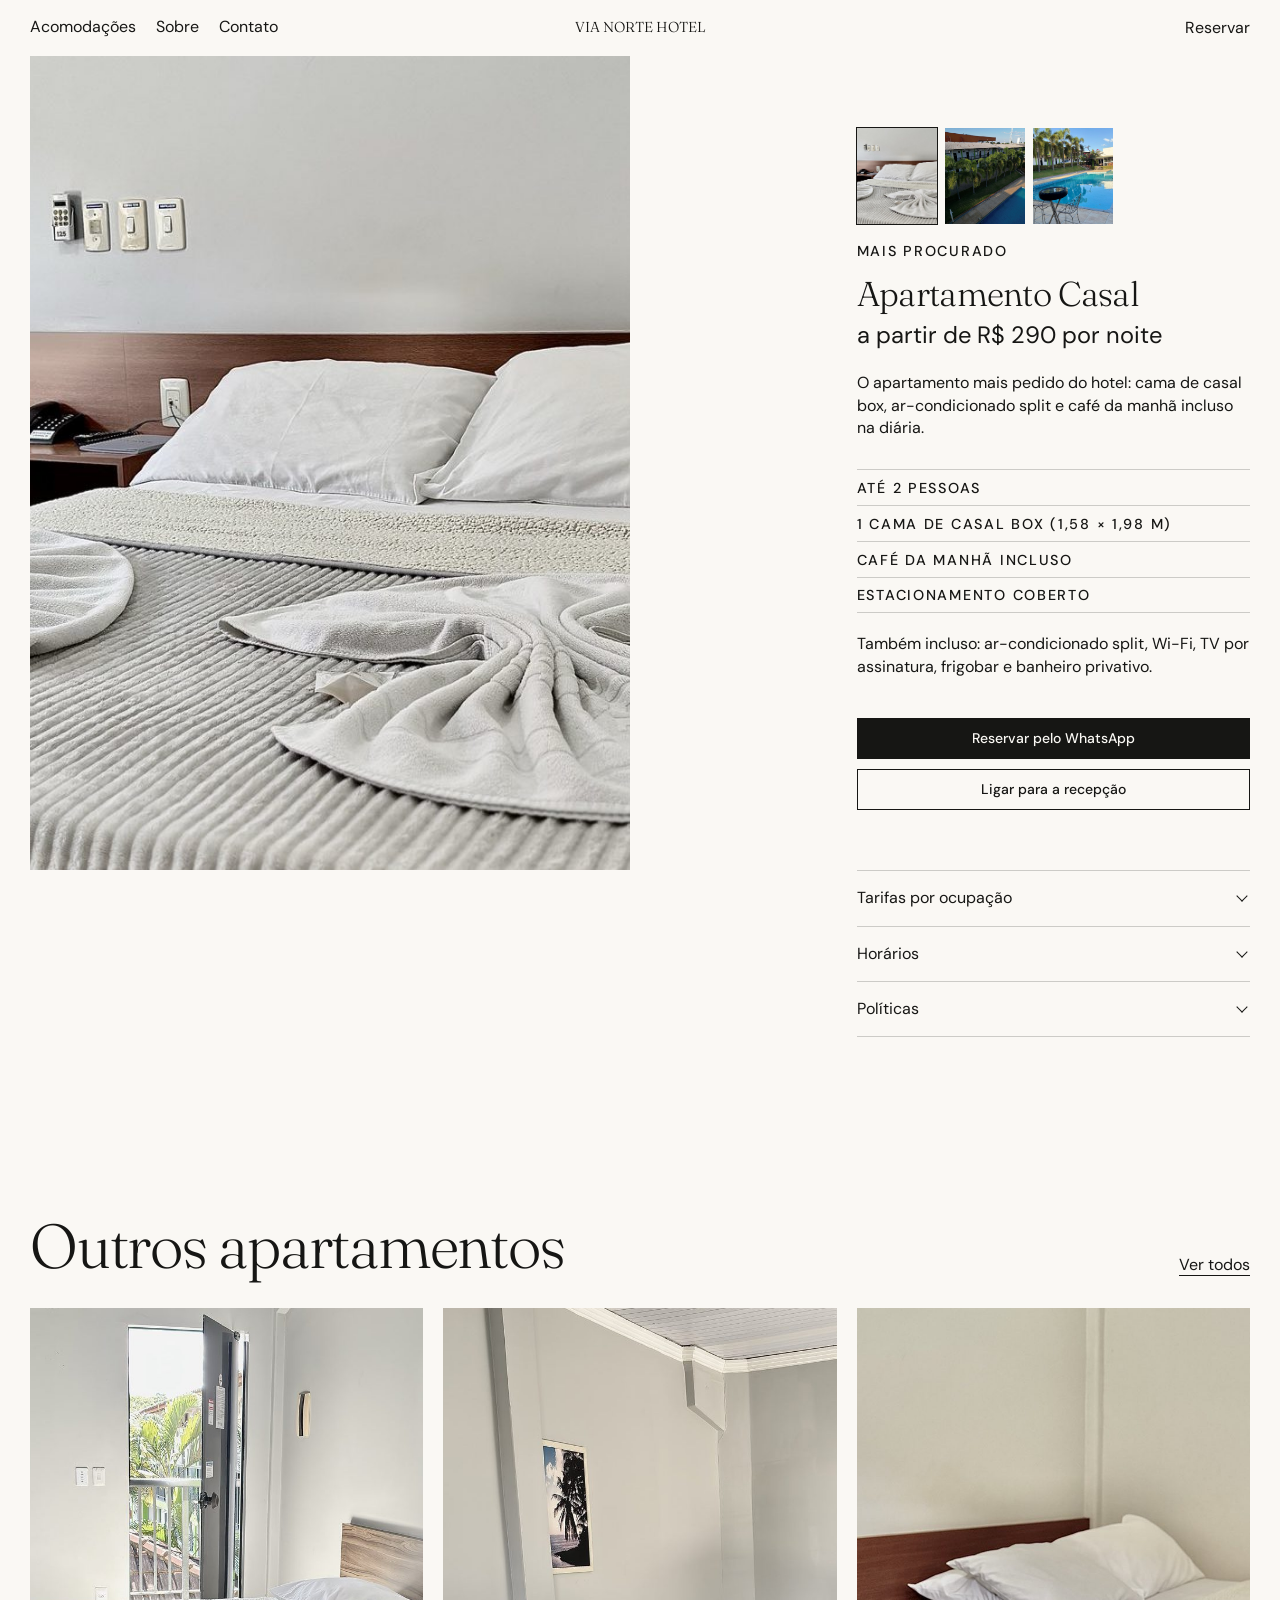
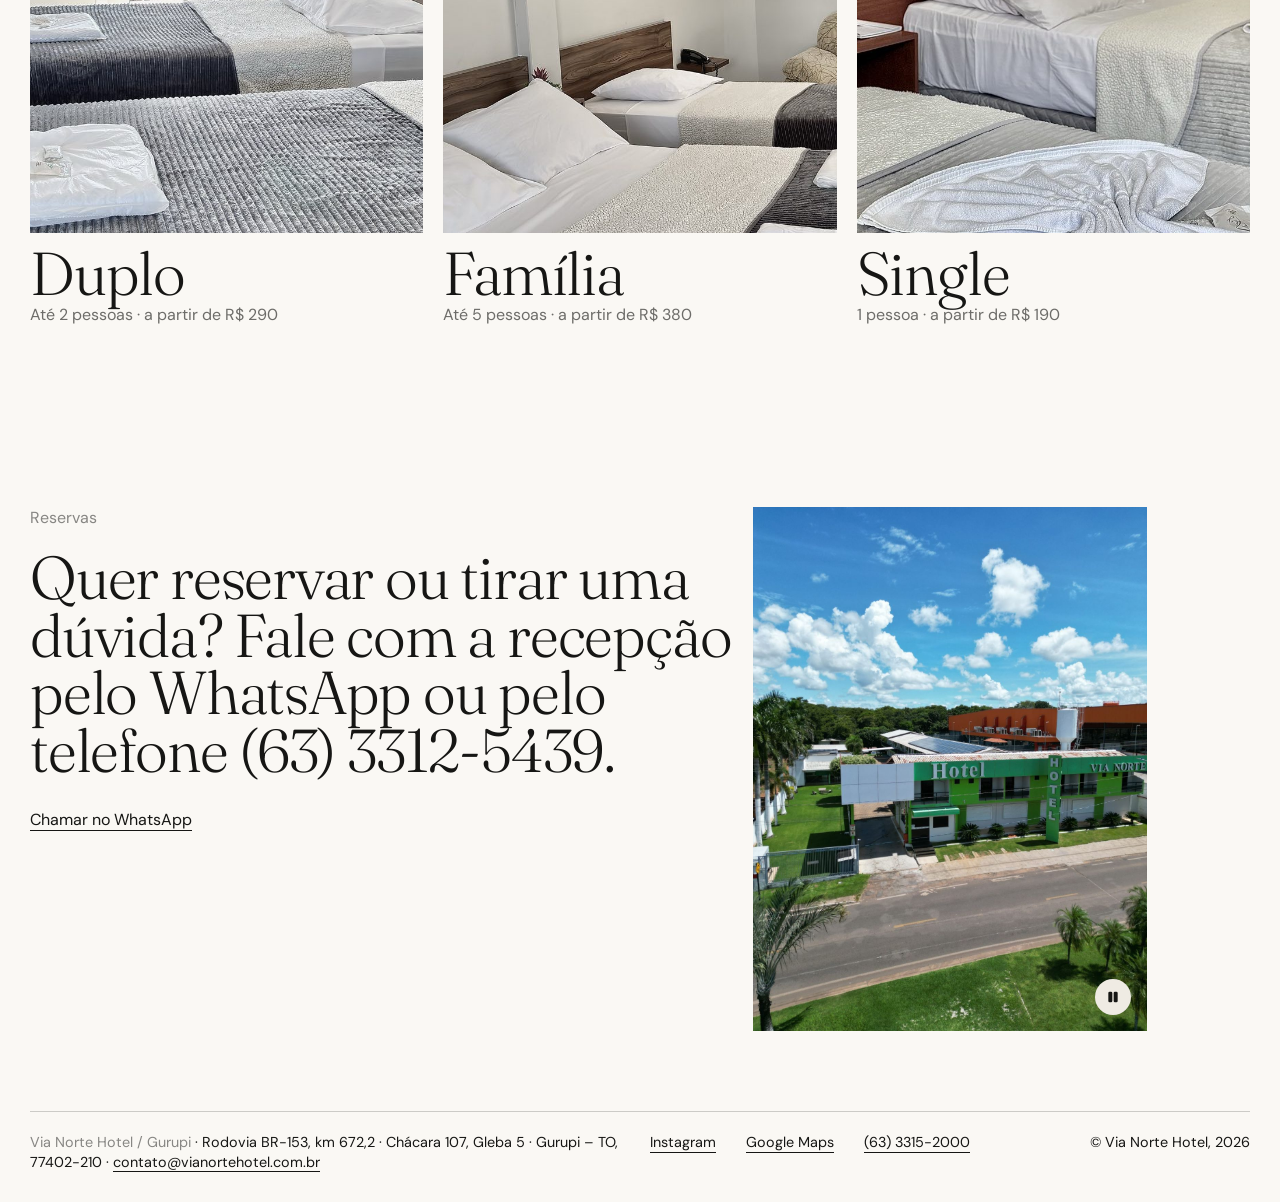
<file: quarto.html>
<!doctype html>
<html lang="pt-BR">
<head>
  <meta charset="utf-8">
  <meta name="viewport" content="width=device-width, initial-scale=1">
  <title>Apartamento — Via Norte Hotel, Gurupi</title>
  <meta name="description" content="Apartamentos do Via Norte Hotel em Gurupi, com café da manhã e estacionamento coberto inclusos.">
  <link rel="icon" href="assets/img/logo-via-norte-hotel.png">
  <link rel="preconnect" href="https://fonts.googleapis.com">
  <link rel="preconnect" href="https://fonts.gstatic.com" crossorigin>
  <link rel="stylesheet" href="https://fonts.googleapis.com/css2?family=Fraunces:ital,opsz,wght@0,9..144,300;1,9..144,300&family=DM+Sans:wght@400;500&display=swap">
  <link rel="stylesheet" href="assets/css/site.css">
</head>
<body>
  <div id="cabecalho"></div>

  <main>
    <section class="secao detalhe" data-sob="solido" data-quarto></section>

    <section class="secao vitrine" data-sob="solido">
      <div class="revelar">
        <div class="vitrine__interno">
          <div class="vitrine__topo">
            <h2 class="t-h2">Outros apartamentos</h2>
            <div><a class="link" href="acomodacoes.html">Ver todos</a></div>
          </div>
          <ul class="vitrine__lista" data-outros></ul>
        </div>
      </div>
    </section>
  </main>

  <footer id="rodape"></footer>

  <script src="assets/js/dados.js"></script>
  <script src="assets/js/site.js"></script>
</body>
</html>
</file>
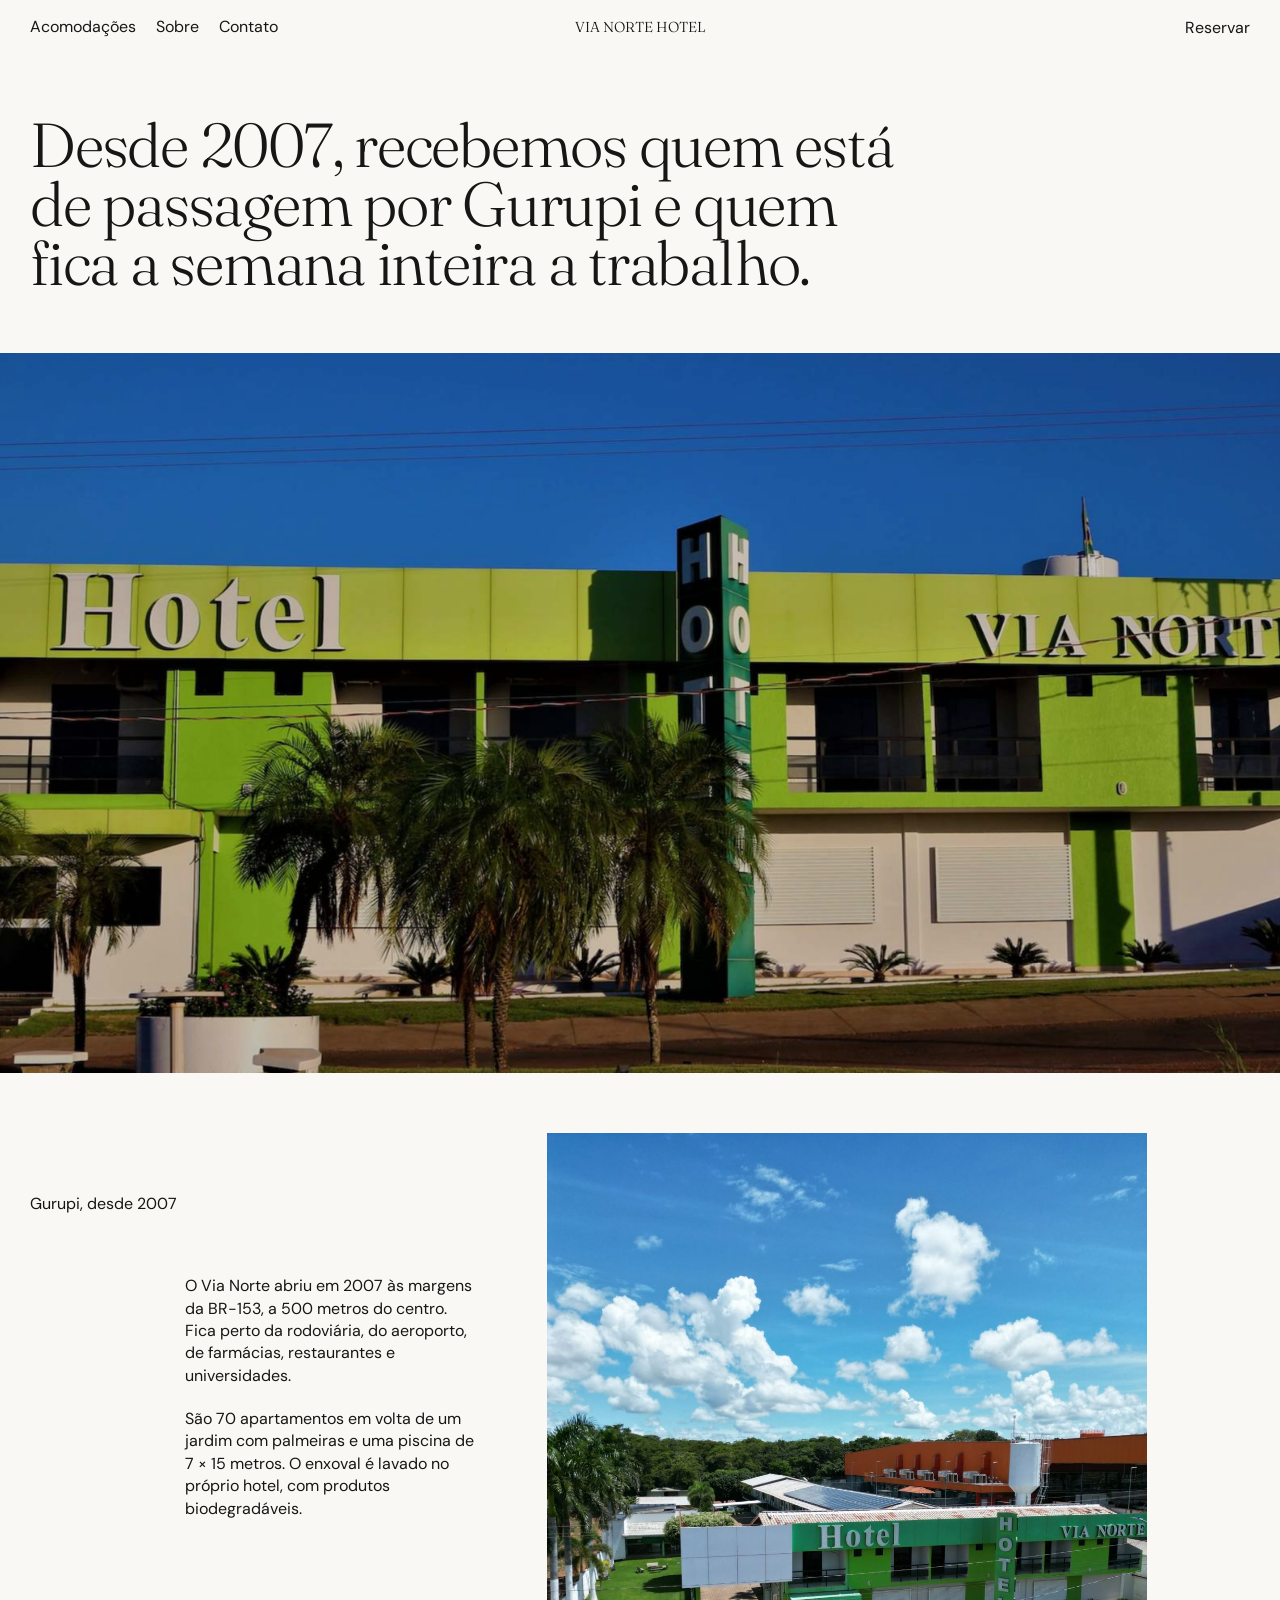
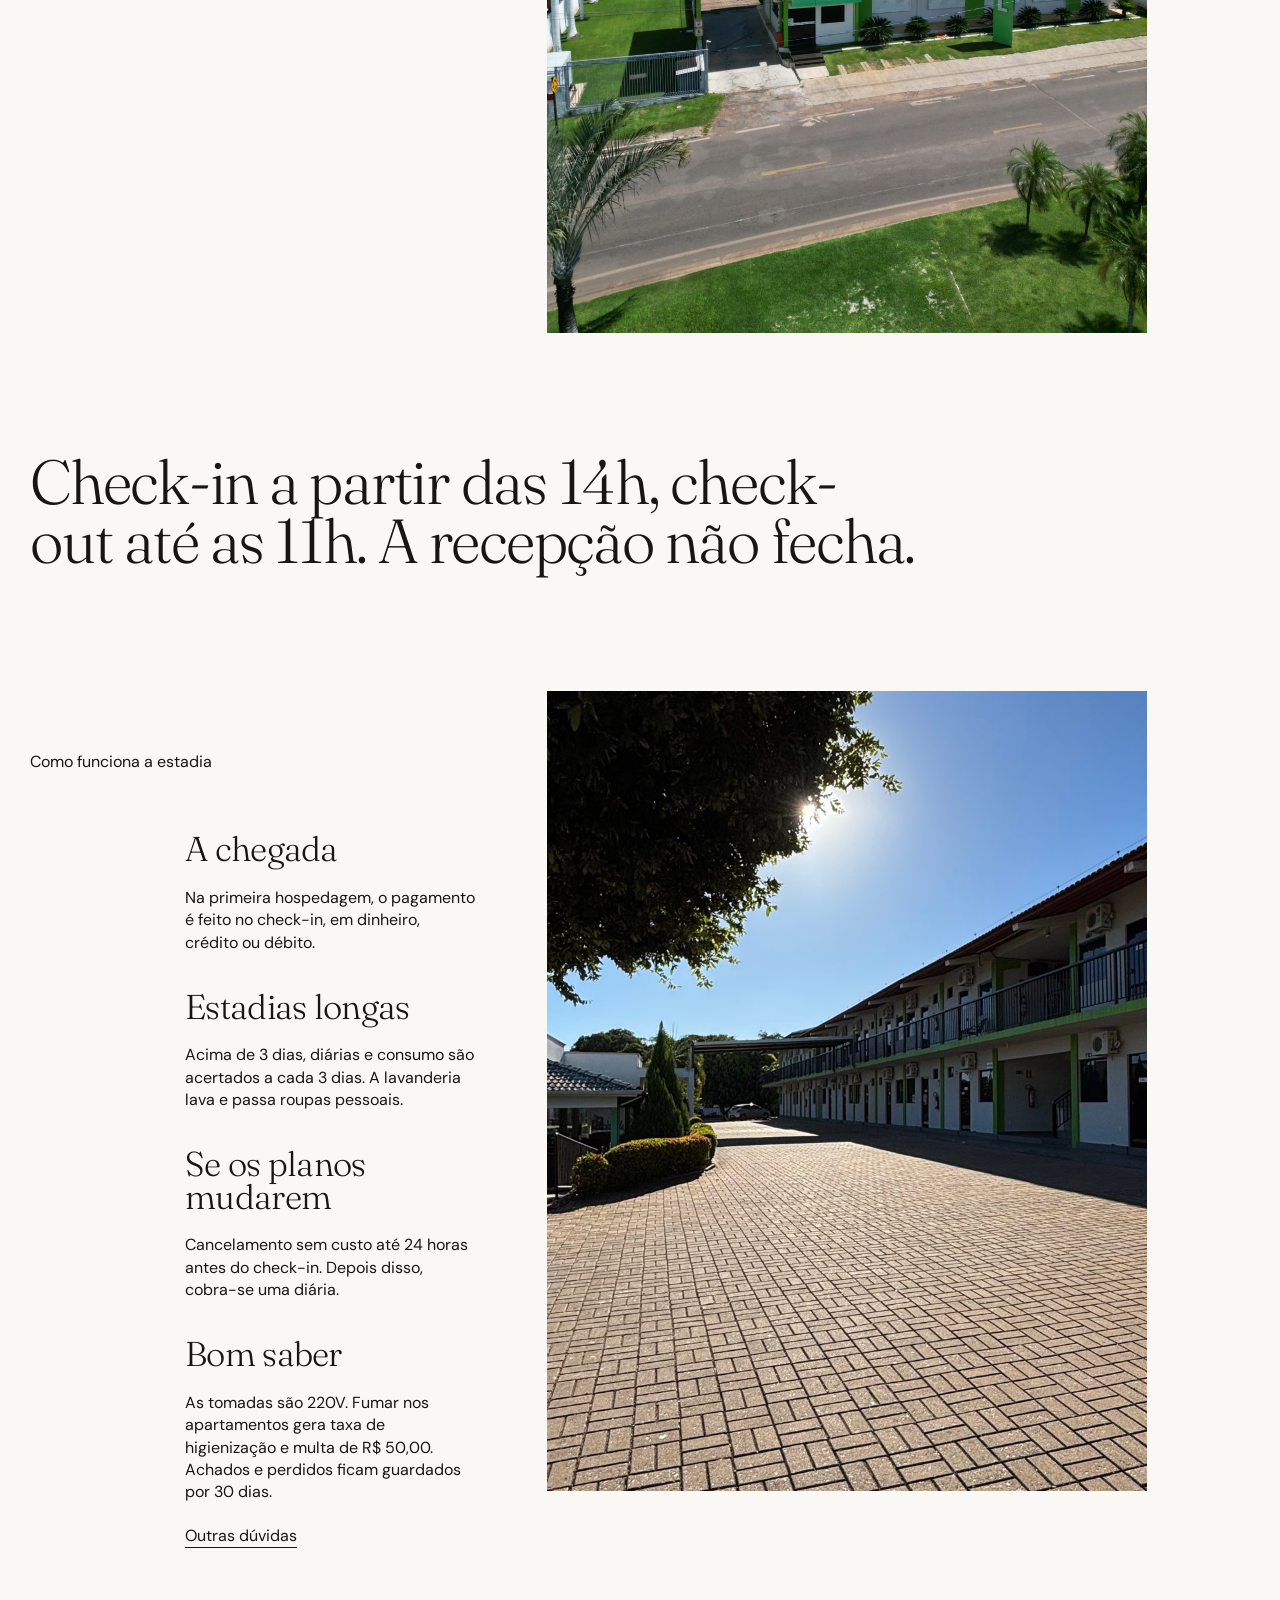
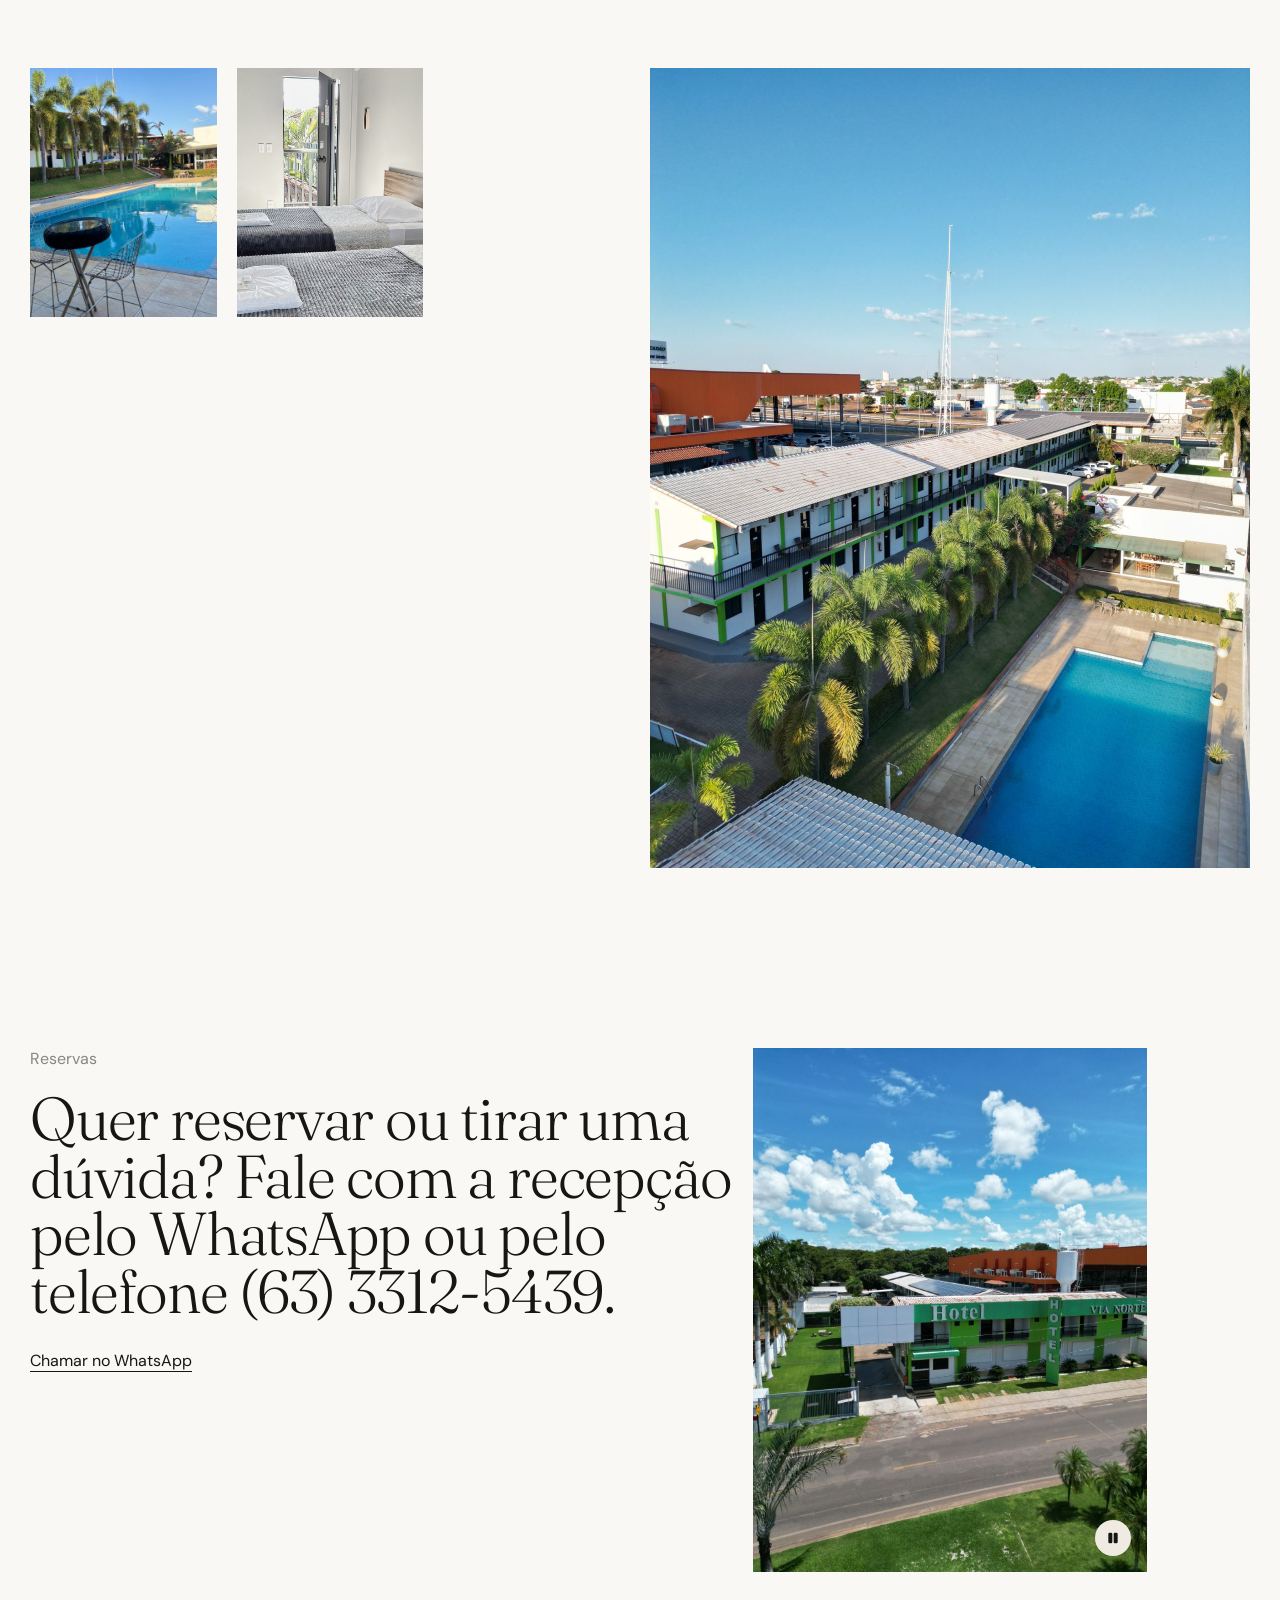
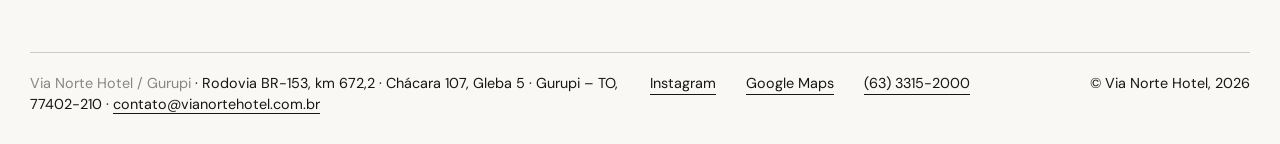
<file: sobre.html>
<!doctype html>
<html lang="pt-BR">
<head>
  <meta charset="utf-8">
  <meta name="viewport" content="width=device-width, initial-scale=1">
  <title>Sobre o hotel — Via Norte Hotel, Gurupi</title>
  <meta name="description" content="Desde 2007 às margens da BR-153, a 500 m do centro de Gurupi. 70 apartamentos, jardim, piscina de 7 × 15 m e recepção 24 horas.">
  <link rel="icon" href="assets/img/logo-via-norte-hotel.png">
  <link rel="preconnect" href="https://fonts.googleapis.com">
  <link rel="preconnect" href="https://fonts.gstatic.com" crossorigin>
  <link rel="stylesheet" href="https://fonts.googleapis.com/css2?family=Fraunces:ital,opsz,wght@0,9..144,300;1,9..144,300&family=DM+Sans:wght@400;500&display=swap">
  <link rel="stylesheet" href="assets/css/site.css">
</head>
<body>
  <div id="cabecalho"></div>

  <main class="topo-pagina">
    <h1 class="so-leitor">Sobre o Via Norte Hotel</h1>

    <section class="secao declaracao" data-sob="solido">
      <div class="revelar">
        <div class="declaracao__interno">
          <h2 class="t-h2">Desde 2007, recebemos quem está de passagem por Gurupi e quem fica a semana inteira a trabalho.</h2>
        </div>
      </div>
    </section>

    <section class="midia-cheia" data-sob="midia">
      <div class="revelar">
        <div class="midia-cheia__caixa">
          <div class="midia-cheia__recorte">
            <div class="midia-cheia__escala">
              <div class="camada-paralaxe" data-paralaxe="0.15">
                <img src="assets/img/IMG_0297-1.jpeg" alt="Fachada verde do Via Norte Hotel na BR-153" loading="lazy">
              </div>
            </div>
          </div>
          <div class="veu" aria-hidden="true"></div>
        </div>
      </div>
    </section>

    <section class="secao texto-midia" data-sob="solido">
      <div class="revelar">
        <div class="texto-midia__grade">
          <div class="texto-midia__texto">
            <p class="texto-midia__rotulo">Gurupi, desde 2007</p>
            <div class="texto-midia__corpo">
              <p>O Via Norte abriu em 2007 às margens da BR-153, a 500 metros do centro. Fica perto da rodoviária, do aeroporto, de farmácias, restaurantes e universidades.</p>
              <p>São 70 apartamentos em volta de um jardim com palmeiras e uma piscina de 7 × 15 metros. O enxoval é lavado no próprio hotel, com produtos biodegradáveis.</p>
            </div>
          </div>
          <div class="texto-midia__midia quadro">
            <img src="assets/img/hotel-via-norte-fachada-br-153-1151x1536.jpg" alt="Fachada do hotel vista do alto, de frente para a BR-153" loading="lazy">
          </div>
        </div>
      </div>
    </section>

    <section class="secao declaracao" data-sob="solido">
      <div class="revelar">
        <div class="declaracao__interno">
          <h2 class="t-h2">Check-in a partir das 14h, check-out até as 11h. A recepção não fecha.</h2>
        </div>
      </div>
    </section>

    <section class="secao texto-midia" data-sob="solido">
      <div class="revelar">
        <div class="texto-midia__grade">
          <div class="texto-midia__texto">
            <p class="texto-midia__rotulo">Como funciona a estadia</p>
            <div class="texto-midia__corpo">
              <h3 class="t-h4">A chegada</h3>
              <p>Na primeira hospedagem, o pagamento é feito no check-in, em dinheiro, crédito ou débito.</p>
              <h3 class="t-h4" style="margin-top: 1rem">Estadias longas</h3>
              <p>Acima de 3 dias, diárias e consumo são acertados a cada 3 dias. A lavanderia lava e passa roupas pessoais.</p>
              <h3 class="t-h4" style="margin-top: 1rem">Se os planos mudarem</h3>
              <p>Cancelamento sem custo até 24 horas antes do check-in. Depois disso, cobra-se uma diária.</p>
              <h3 class="t-h4" style="margin-top: 1rem">Bom saber</h3>
              <p>As tomadas são 220V. Fumar nos apartamentos gera taxa de higienização e multa de R$ 50,00. Achados e perdidos ficam guardados por 30 dias.</p>
              <a class="link" href="index.html#duvidas">Outras dúvidas</a>
            </div>
          </div>
          <div class="texto-midia__midia quadro">
            <img src="assets/img/estacionamento-coberto-hotel.jpg" alt="Pátio interno e corredor dos apartamentos" loading="lazy">
          </div>
        </div>
      </div>
    </section>

    <section class="secao" data-sob="solido">
      <div class="revelar">
        <div class="galeria">
          <div>
            <div class="galeria__pequenas">
              <div class="quadro"><img src="assets/img/piscina-palmeiras-via-norte.jpg" alt="A piscina entre as palmeiras, com mesa e banquetas na borda" loading="lazy"></div>
              <div class="quadro"><img src="assets/img/apartamento-duplo-varanda-1280x900.jpg" alt="Duas camas de solteiro e a porta aberta para a varanda" loading="lazy"></div>
            </div>
          </div>
          <div class="quadro"><img src="assets/img/vista-aerea-piscina-apartamentos-rotated.jpg" alt="Os dois andares de apartamentos vistos do alto, com a piscina em primeiro plano" loading="lazy"></div>
        </div>
      </div>
    </section>
  </main>

  <footer id="rodape"></footer>

  <script src="assets/js/dados.js"></script>
  <script src="assets/js/site.js"></script>
</body>
</html>
</file>
<file: assets/css/site.css>
/* Via Norte Hotel — estilo "Lindqvist": creme, tinta, Fraunces fina e DM Sans. */

:root {
  --fundo: #faf8f4;
  --tinta: #161614;
  --areia: #efebe3;
  --areia-forte: #e9dfd1;
  --tinta-suave: color-mix(in srgb, #161614 62%, transparent);
  --linha: color-mix(in srgb, currentColor 20%, transparent);

  --fonte-titulo: "Fraunces", Georgia, "Times New Roman", serif;
  --fonte-texto: "DM Sans", -apple-system, BlinkMacSystemFont, "Segoe UI", Roboto, sans-serif;

  --margem: 1.25rem;
  --calha: 1.25rem;
  --colunas: 6;
  --col: calc((100vw - 2 * var(--margem) - (var(--colunas) - 1) * var(--calha)) / var(--colunas) + var(--calha));
  --cabecalho: 3.5rem;
  --ease: cubic-bezier(0.165, 0.84, 0.44, 1);
  --largura-max: 1400px;

  /* escala de tipo do modelo */
  --e-h1: 6;
  --e-h2: 4;
  --e-h3: 3.9;
  --e-h4: 2.2;
  --e-grande: 1.5;
  --e-pequeno: 0.9;
}

@media (min-width: 1024px) {
  :root {
    --margem: 1.875rem;
    --colunas: 12;
  }
}

@media screen and (min-width: 768px), screen and (orientation: landscape) {
  :root {
    --t-h1: min(calc((var(--e-h1) - 1) * 1.2vw + 1rem), max(calc((var(--e-h1) - 1) * 0.012 * var(--largura-max) + 1rem), calc(var(--e-h1) * 1rem)));
    --t-h2: min(calc((var(--e-h2) - 1) * 1.2vw + 1rem), max(calc((var(--e-h2) - 1) * 0.012 * var(--largura-max) + 1rem), calc(var(--e-h2) * 1rem)));
    --t-h3: min(calc((var(--e-h3) - 1) * 1.2vw + 1rem), max(calc((var(--e-h3) - 1) * 0.012 * var(--largura-max) + 1rem), calc(var(--e-h3) * 1rem)));
    --t-h4: min(calc((var(--e-h4) - 1) * 1.2vw + 1rem), max(calc((var(--e-h4) - 1) * 0.012 * var(--largura-max) + 1rem), calc(var(--e-h4) * 1rem)));
    --t-grande: min(calc((var(--e-grande) - 1) * 1.2vw + 1rem), max(calc((var(--e-grande) - 1) * 0.012 * var(--largura-max) + 1rem), calc(var(--e-grande) * 1rem)));
    --t-pequeno: min(calc((var(--e-pequeno) - 1) * 1.2vw + 1rem), max(calc((var(--e-pequeno) - 1) * 0.012 * var(--largura-max) + 1rem), calc(var(--e-pequeno) * 1rem)));
  }
}

@media screen and (max-width: 767px) and (orientation: portrait) {
  :root {
    --t-h1: calc((var(--e-h1) - 1) * 0.012 * min(100vh, 900px) + 1rem);
    --t-h2: calc((var(--e-h2) - 1) * 0.012 * min(100vh, 900px) + 1rem);
    --t-h3: calc((var(--e-h3) - 1) * 0.012 * min(100vh, 900px) + 1rem);
    --t-h4: calc((var(--e-h4) - 1) * 0.012 * min(100vh, 900px) + 1rem);
    --t-grande: calc((var(--e-grande) - 1) * 0.012 * min(100vh, 900px) + 1rem);
    --t-pequeno: calc((var(--e-pequeno) - 1) * 0.012 * min(100vh, 900px) + 1rem);
  }
}

/* ---------- base ---------- */

*, *::before, *::after { box-sizing: border-box; }

html {
  font-size: max(16px, calc(16px + 6.4 * (100vw - 1440px) / 1440));
  -webkit-text-size-adjust: 100%;
  text-size-adjust: 100%;
}

body {
  margin: 0;
  overflow-x: clip;
  background: var(--fundo);
  color: var(--tinta);
  font-family: var(--fonte-texto);
  font-weight: 400;
  line-height: 1.4em;
  -webkit-font-smoothing: antialiased;
  text-rendering: optimizeLegibility;
}

h1, h2, h3, h4 {
  margin: 0;
  font-family: var(--fonte-titulo);
  font-weight: 300;
  line-height: 0.95em;
  letter-spacing: -0.02em;
  text-wrap: balance;
  font-optical-sizing: auto;
}

p { margin: 0; }
img { display: block; max-width: 100%; }
ul { margin: 0; padding: 0; list-style: none; }
button, input, textarea, select { font: inherit; color: inherit; }

.t-h1, h1.t-h1 { font-size: var(--t-h1); }
.t-h2 { font-size: var(--t-h2); }
.t-h3 { font-size: var(--t-h3); }
.t-h4 { font-size: var(--t-h4); }
.t-grande { font-size: var(--t-grande); line-height: 1.4em; }
.t-pequeno { font-size: var(--t-pequeno); line-height: 1.4em; }
.t-titulo {
  font-family: var(--fonte-titulo);
  font-weight: 300;
  line-height: 0.95em;
  letter-spacing: -0.02em;
}
.t-meta {
  font-family: var(--fonte-texto);
  font-size: var(--t-pequeno);
  font-weight: 500;
  line-height: 1em;
  letter-spacing: 0.12em;
  text-transform: uppercase;
}
.t-suave { color: var(--tinta-suave); }
.apagado { opacity: 0.5; }

.so-leitor {
  position: absolute;
  width: 1px;
  height: 1px;
  overflow: hidden;
  clip: rect(0 0 0 0);
  white-space: nowrap;
}

:focus-visible { outline: 1px solid currentColor; outline-offset: 3px; }

/* ---------- link de texto e botões ---------- */

.link {
  color: inherit;
  text-decoration: none;
  border-bottom: 1px solid currentColor;
  transition: border-color 0.2s;
}
.link--hover { border-bottom-color: transparent; }
.link--hover:hover, .link--hover:focus-visible { border-bottom-color: currentColor; }

.botao {
  display: inline-flex;
  align-items: center;
  justify-content: center;
  gap: 0.5rem;
  height: 41px;
  padding: 0 1rem;
  border: 1px solid var(--tinta);
  background: var(--tinta);
  color: var(--fundo);
  font-size: 0.875rem;
  font-weight: 500;
  white-space: nowrap;
  text-decoration: none;
  cursor: pointer;
  transition: opacity 0.2s, background-color 0.2s;
}
.botao:hover { opacity: 0.88; }
.botao--contorno { background: transparent; color: var(--tinta); }
.botao--contorno:hover { opacity: 1; background: var(--areia); }

.pausa {
  position: absolute;
  right: 1rem;
  bottom: 1rem;
  z-index: 3;
  display: grid;
  place-items: center;
  width: 2.25rem;
  height: 2.25rem;
  padding: 0;
  border: 0;
  border-radius: 50%;
  background: var(--areia);
  color: var(--tinta);
  cursor: pointer;
}
.pausa svg { width: 16px; height: 16px; fill: currentColor; }

/* ---------- cabeçalho ---------- */

.cabecalho {
  position: fixed;
  inset: 0 0 auto 0;
  z-index: 100;
  display: flex;
  align-items: center;
  justify-content: space-between;
  height: var(--cabecalho);
  padding: 0 var(--margem);
  background: var(--fundo);
  color: var(--tinta);
  transition: background-color 0.1s, color 0.1s;
}
.cabecalho[data-sob="midia"] {
  background: linear-gradient(to bottom, rgb(0 0 0 / 0.35), transparent);
  color: #fff;
}
.cabecalho__nav { display: none; gap: 1.25rem; }
.cabecalho__marca {
  font-family: var(--fonte-titulo);
  font-weight: 300;
  font-size: var(--t-pequeno);
  text-transform: uppercase;
  white-space: nowrap;
}
.cabecalho__fim { display: flex; align-items: center; gap: 1.25rem; }
.cabecalho__menu {
  padding: 0;
  border: 0;
  background: none;
  cursor: pointer;
}

@media (min-width: 1024px) {
  .cabecalho__nav { display: flex; }
  .cabecalho__marca { position: absolute; left: 50%; transform: translateX(-50%); }
  .cabecalho__menu { display: none; }
}

.menu {
  width: min(32rem, calc(100% - 2rem));
  max-height: calc(100% - 2rem);
  padding: 1.5rem;
  border: 1px solid var(--linha);
  background: var(--fundo);
  color: var(--tinta);
  box-shadow: 0 10px 40px rgb(0 0 0 / 0.15);
}
.menu::backdrop { background: rgb(0 0 0 / 0.8); }
.menu__topo { display: flex; justify-content: space-between; align-items: center; }
.menu__nome { font-family: var(--fonte-titulo); font-weight: 300; font-size: var(--t-pequeno); text-transform: uppercase; }
.menu__fechar { padding: 0; border: 0; background: none; cursor: pointer; }
.menu__nav {
  display: grid;
  gap: 1rem;
  padding-top: 1.5rem;
  font-family: var(--fonte-titulo);
  font-weight: 300;
  font-size: var(--t-h2);
  line-height: 0.95em;
  letter-spacing: -0.02em;
}
.menu__nav a { justify-self: start; }

/* ---------- capa (vídeo-hero do modelo, com foto) ---------- */

.capa {
  position: relative;
  height: 100svh;
  min-height: 100vh;
  overflow: hidden;
  background: #000;
  color: #fff;
}
.capa__assentar {
  position: absolute;
  inset: 0;
  transform: scale(1.08);
  animation: assentar 1200ms cubic-bezier(0.16, 1, 0.3, 1) both;
}
@keyframes assentar {
  from { transform: scale(1.134); }
  to { transform: scale(1.08); }
}
.camada-paralaxe {
  position: absolute;
  inset: -20% 0;
  will-change: transform;
}
.camada-paralaxe img { width: 100%; height: 100%; object-fit: cover; }
.veu { position: absolute; inset: 0; background: rgb(0 0 0 / 0.2); pointer-events: none; }
.capa__centro {
  position: absolute;
  inset: 0;
  display: grid;
  place-items: center;
  pointer-events: none;
}
.capa__marca {
  width: calc(var(--col) * 5 - var(--calha));
  opacity: 0;
  translate: 0 2.5rem;
  transition: opacity 1s var(--ease), translate 1s var(--ease);
}
.capa__marca.is-visivel { opacity: 1; translate: 0 0; }
.capa__marca svg { display: block; width: 100%; height: auto; fill: currentColor; }
.capa__marca text { font-family: var(--fonte-titulo); font-weight: 300; text-transform: uppercase; }
.capa__legenda {
  position: absolute;
  inset: auto 0 0 0;
  padding: 10svh var(--margem) 1.25rem;
  pointer-events: none;
}
.capa__legenda a {
  display: inline-flex;
  flex-wrap: wrap;
  gap: 0.25rem 1.5rem;
  padding-bottom: 0.25rem;
  pointer-events: auto;
}
@media (min-width: 1024px) {
  .capa__marca { width: calc(var(--col) * 6 - var(--calha)); }
}

/* ---------- seções ---------- */

.secao { background: var(--fundo); color: var(--tinta); }
.secao--areia { background: var(--areia-forte); color: var(--tinta); }

.quadro {
  position: relative;
  aspect-ratio: 3 / 4;
  overflow: hidden;
  background: var(--areia);
}
.quadro img { position: absolute; inset: 0; width: 100%; height: 100%; object-fit: cover; }

/* texto + mídia */
.texto-midia { padding: 2.5rem 0; }
.texto-midia__grade {
  display: grid;
  grid-template-columns: 1fr;
  align-items: start;
  gap: var(--calha);
  padding: 0 var(--margem);
}
.texto-midia__texto { order: 2; display: flex; flex-direction: column; gap: 2.5rem; padding-top: 2.5rem; }
.texto-midia__corpo { display: flex; flex-direction: column; gap: 1.3em; }
.texto-midia__corpo > a { align-self: flex-start; }
.texto-midia__midia { order: 1; }
@media (min-width: 1024px) {
  .texto-midia { padding: 3.75rem 0; }
  /* a foto ocupa as colunas 6 a 11: fica mais perto do texto e deixa a última coluna livre */
  .texto-midia__grade { grid-template-columns: repeat(12, 1fr); }
  .texto-midia__texto { grid-column: 1 / span 5; order: 1; gap: 3.75rem; padding-top: 3.75rem; }
  .texto-midia__rotulo { width: calc(var(--col) * 2 - var(--calha)); }
  .texto-midia__corpo { margin-left: calc(var(--col) * 1.5); width: calc(var(--col) * 3 - var(--calha)); }
  .texto-midia__midia { grid-column: 6 / span 6; order: 2; }
}

/* lista com fio (estrutura, características) */
.fios li {
  display: flex;
  align-items: center;
  justify-content: space-between;
  gap: 1.25rem;
  min-height: 2.25rem;
  padding: 0.5rem 0;
  border-top: 1px solid var(--linha);
}
.fios li:last-child { border-bottom: 1px solid var(--linha); }

/* declaração */
.declaracao__interno { display: flex; flex-direction: column; gap: 3.75rem; padding: 2.5rem var(--margem); }
.declaracao__topo { display: flex; flex-direction: column; gap: 2.5rem; }
@media (min-width: 1024px) {
  .declaracao__interno { padding: 3.75rem var(--margem); }
  .declaracao h2 { max-width: calc(var(--col) * 11 - var(--calha)); }
}

/* vitrine de apartamentos */
.vitrine__interno { display: flex; flex-direction: column; gap: 2rem; padding: 2.5rem var(--margem); }
.vitrine__topo { display: flex; flex-direction: column; gap: 0.75rem; }
.vitrine__lista { display: grid; grid-template-columns: 1fr; gap: 2.5rem; }
.cartao { display: flex; flex-direction: column; gap: 0.75rem; }
.cartao__foto { display: block; }
.cartao__foto img { transition: transform 1.2s var(--ease); }
.cartao__foto:hover img { transform: scale(1.03); }
.cartao__texto { display: flex; flex-direction: column; gap: 0.125rem; }
.cartao__nome a { color: inherit; text-decoration: none; }
@media (min-width: 1024px) {
  .vitrine__interno { padding: 3.75rem var(--margem); }
  .vitrine__topo { flex-direction: row; align-items: flex-end; justify-content: space-between; gap: var(--calha); }
  .vitrine__lista { grid-template-columns: repeat(3, 1fr); gap: var(--calha); }
}

/* mídia cheia */
.midia-cheia { position: relative; color: #fff; }
.midia-cheia__caixa { position: relative; width: 100%; aspect-ratio: 9 / 16; }
.midia-cheia__recorte { position: absolute; inset: 0; overflow: hidden; }
.midia-cheia__escala { position: absolute; inset: 0; transform: scale(1.08); }
.midia-cheia__legenda {
  position: sticky;
  top: 4rem;
  z-index: 2;
  display: flex;
  flex-direction: column;
  gap: 1.25rem;
  padding: 2rem var(--margem);
}
.midia-cheia__lado { display: flex; flex-direction: column; gap: 1rem; max-width: 24.875rem; }
.midia-cheia__lado > div:last-child { align-self: flex-start; }
@media (min-width: 1024px) {
  .midia-cheia__caixa { aspect-ratio: 16 / 9; }
  .midia-cheia__legenda { flex-direction: row; gap: var(--calha); }
  .midia-cheia__rotulo { width: calc(var(--col) * 8 - var(--calha)); }
  .midia-cheia__lado { width: calc(var(--col) * 4 - var(--calha)); }
}

/* galeria em par */
.galeria {
  display: grid;
  grid-template-columns: 1fr;
  gap: 1.25rem;
  padding: 3.75rem var(--margem);
}
.galeria__pequenas { display: flex; gap: 1.25rem; }
.galeria__pequenas .quadro { flex: 1; }
@media (min-width: 1024px) {
  .galeria { grid-template-columns: 1fr 1fr; gap: var(--calha); }
  .galeria__pequenas { position: sticky; top: 4rem; gap: var(--calha); }
  .galeria__pequenas .quadro { flex: none; width: calc(var(--col) * 2 - var(--calha)); }
}

/* destaque em faixa areia */
.destaque__grade {
  display: grid;
  grid-template-columns: 1fr;
  gap: 2.5rem;
  padding: 3.75rem var(--margem);
}
.destaque__texto { display: flex; flex-direction: column; }
.destaque__texto h2 { margin-bottom: 1.25rem; }
.destaque__texto p { margin-bottom: 2.5rem; }
.destaque__texto > div { align-self: flex-start; }
@media (min-width: 1024px) {
  .destaque__grade { grid-template-columns: 1fr 1fr; gap: var(--calha); }
  .destaque__texto { padding-top: 5rem; }
  .destaque__texto h2, .destaque__texto p { width: calc(var(--col) * 3 - var(--calha)); }
}

/* dúvidas */
.duvidas { padding: 3.75rem var(--margem) 5rem; }
.duvidas__grade { display: flex; flex-direction: column; gap: 2.5rem; }
.duvidas__titulo { display: flex; flex-direction: column; gap: 2.5rem; }
@media (min-width: 1024px) {
  .duvidas__grade { display: grid; grid-template-columns: repeat(12, 1fr); gap: var(--calha); align-items: start; }
  .duvidas__titulo { grid-column: 1 / span 5; position: sticky; top: calc(var(--cabecalho) + 1.25rem); }
  .duvidas__lista { grid-column: 7 / span 6; }
}

.sanfona details { border-bottom: 1px solid var(--linha); }
.sanfona details:first-child { border-top: 1px solid var(--linha); }
.sanfona summary {
  display: flex;
  align-items: center;
  justify-content: space-between;
  gap: 1rem;
  padding: 1rem 0;
  cursor: pointer;
  list-style: none;
}
.sanfona summary::-webkit-details-marker { display: none; }
.sanfona summary::after {
  content: "";
  flex: none;
  width: 0.5rem;
  height: 0.5rem;
  margin-right: 0.25rem;
  border-right: 1px solid currentColor;
  border-bottom: 1px solid currentColor;
  transform: translateY(-25%) rotate(45deg);
  transition: transform 0.2s;
}
.sanfona details[open] summary::after { transform: translateY(25%) rotate(-135deg); }
.sanfona summary:hover { text-decoration: underline; text-underline-offset: 0.2em; }
.sanfona__conteudo { padding-bottom: 1rem; }
.sanfona__conteudo p + p { margin-top: 0.75rem; }

/* ---------- rodapé ---------- */

.rodape { padding: 120px var(--margem) 30px; background: var(--fundo); color: var(--tinta); }
.rodape__grade { display: flex; flex-direction: column; gap: 50px; }
.rodape__contato { display: flex; flex-direction: column; }
.rodape__contato .t-h3 { margin-top: 1.25rem; }
.rodape__contato > div { margin-top: 30px; }
.rodape__fotos { position: relative; width: 50%; aspect-ratio: 3 / 4; overflow: hidden; }
.troca {
  position: absolute;
  inset: 0;
  opacity: 0;
  transition: opacity 0.5s var(--ease);
}
.troca.atual { opacity: 1; }
.troca img { width: 100%; height: 100%; object-fit: cover; }
.rodape__base {
  display: flex;
  flex-direction: column;
  gap: 1.25rem;
  margin-top: 5rem;
  padding-top: 1.25rem;
  border-top: 1px solid var(--linha);
}
.rodape__redes { display: flex; flex-wrap: wrap; align-items: flex-start; gap: 1.25rem 30px; }
.rodape__copia { flex-basis: 100%; }
@media (min-width: 1024px) {
  .rodape__grade { display: grid; grid-template-columns: repeat(12, 1fr); gap: var(--calha); align-items: start; }
  /* como nas seções de texto + foto: a foto vai uma coluna para o centro e deixa a última livre */
  .rodape__contato { grid-column: span 7; }
  .rodape__fotos { grid-column: 8 / span 4; width: auto; }
  .rodape__base { display: grid; grid-template-columns: repeat(12, 1fr); gap: var(--calha); }
  .rodape__base > p { grid-column: span 6; }
  .rodape__redes { grid-column: span 6; }
  .rodape__copia { flex-basis: auto; margin-left: auto; }
}

/* ---------- página Acomodações ---------- */

.vitrine-capa {
  position: relative;
  height: 85svh;
  min-height: 32rem;
  overflow: hidden;
  background: var(--tinta);
  color: #fff;
}
.vitrine-capa .troca { transition-duration: 0.8s; }
.vitrine-capa__gradiente {
  position: absolute;
  inset: 0;
  background: linear-gradient(to bottom, rgb(0 0 0 / 0.3) 0%, transparent 30%, rgb(0 0 0 / 0.7) 100%);
}
.vitrine-capa__legenda {
  position: absolute;
  left: var(--margem);
  right: calc(var(--margem) + 3rem);
  bottom: clamp(1.5rem, 4vw, 3rem);
  display: flex;
  flex-direction: column;
  align-items: flex-start;
  color: inherit;
  text-decoration: none;
}
.vitrine-capa__legenda span { display: block; }
.vitrine-capa .pausa { right: var(--margem); bottom: clamp(1.5rem, 4vw, 3rem); }

.indice { padding: 3.75rem var(--margem) 120px; }
.indice__filtros { display: flex; flex-wrap: wrap; align-items: baseline; gap: 0.5rem 2rem; }
.indice__filtro {
  padding: 0;
  border: 0;
  background: none;
  text-align: left;
  cursor: pointer;
  opacity: 0.5;
  transition: opacity 0.2s;
}
.indice__filtro:hover, .indice__filtro[aria-pressed="true"] { opacity: 1; }
.indice__filtro span { margin-left: 0.625rem; opacity: 0.5; }
.indice__resumo { margin-top: 2.5rem; }
.indice__resumo span { display: block; }
.indice__resumo span + span { margin-top: 0.5rem; }
.indice__grade { display: grid; grid-template-columns: 1fr; gap: 60px var(--calha); margin-top: 5rem; }
.indice__item a { display: flex; flex-direction: column; align-items: flex-start; color: inherit; text-decoration: none; }
.indice__item .quadro { width: 100%; }
.indice__item .quadro img { transition: transform 1.2s var(--ease); }
.indice__item a:hover .quadro img { transform: scale(1.03); }
.indice__item a > span { display: block; margin-top: 0.25rem; }
.indice__item a > span:first-of-type { margin-top: 0.75rem; }
@media (min-width: 1024px) {
  .indice { padding-top: 5rem; }
  .indice__filtros { column-gap: 3rem; }
  .indice__resumo { margin-top: 3rem; width: calc(var(--col) * 5 - var(--calha)); }
  .indice__grade { grid-template-columns: repeat(12, 1fr); }
  .indice__item { grid-column: span 4; }
  .indice__item:nth-child(1) { grid-column: span 6; }
  .indice__item:nth-child(2) { grid-column: 7 / span 6; margin-left: calc(var(--col) / 2); }
  .indice__item:nth-child(-n + 2) .quadro { aspect-ratio: auto; height: calc((var(--col) * 4 - var(--calha)) * 4 / 3); }
}

.tarifas { padding: 3.75rem var(--margem) 120px; }
.tarifas__grade { display: flex; flex-direction: column; gap: 2.5rem; }
.tarifas__titulo { display: flex; flex-direction: column; gap: 2.5rem; }
.tabela { width: 100%; border-collapse: collapse; }
.tabela th, .tabela td {
  height: 2.25rem;
  padding: 0.5rem 0;
  border-top: 1px solid var(--linha);
  text-align: left;
  font-weight: 500;
}
.tabela tr:last-child th, .tabela tr:last-child td { border-bottom: 1px solid var(--linha); }
.tabela td { padding-left: 1rem; text-align: right; white-space: nowrap; font-variant-numeric: tabular-nums; }
.tarifas__notas { display: flex; flex-direction: column; gap: 0.75rem; margin-top: 1.875rem; }
@media (min-width: 1024px) {
  .tarifas__grade { display: grid; grid-template-columns: repeat(12, 1fr); gap: var(--calha); align-items: start; }
  .tarifas__titulo { grid-column: 1 / span 5; }
  .tarifas__lista { grid-column: 7 / span 6; }
}

/* ---------- página do apartamento ---------- */

.detalhe { padding: var(--cabecalho) 0 120px; }
.detalhe__grade { display: flex; flex-direction: column; gap: 2.5rem; }
.detalhe__foto { display: none; }
.detalhe__carrossel {
  display: flex;
  gap: var(--calha);
  overflow-x: auto;
  scroll-snap-type: x mandatory;
  scrollbar-width: none;
}
.detalhe__carrossel li {
  flex: none;
  width: 90%;
  aspect-ratio: 5 / 7;
  overflow: hidden;
  background: var(--areia);
  scroll-snap-align: start;
}
.detalhe__carrossel li:first-child { margin-left: var(--margem); }
.detalhe__carrossel li:last-child { margin-right: var(--margem); }
.detalhe__carrossel img { width: 100%; height: 100%; object-fit: cover; }
.detalhe__info { display: flex; flex-direction: column; padding: 0 var(--margem); }
.detalhe__miniaturas { display: none; }
.detalhe__selo { margin-bottom: 1.25rem; }
.detalhe__preco { margin-top: 0.5rem; }
.detalhe__sobre { margin-top: 1.25rem; }
.detalhe__fios { margin-top: 30px; }
.detalhe__nota { margin-top: 1.25rem; }
.detalhe__acoes { display: flex; flex-direction: column; gap: 0.625rem; margin-top: 2.5rem; }
.detalhe__acoes .botao { width: 100%; }
.detalhe__sanfona { margin-top: 60px; }
.detalhe__sanfona dl { margin: 0; }
.detalhe__sanfona dl > div {
  display: flex;
  align-items: center;
  justify-content: space-between;
  gap: 1.25rem;
  min-height: 2.25rem;
  padding: 0.5rem 0;
  border-top: 1px solid var(--linha);
}
.detalhe__sanfona dd { margin: 0; text-align: right; }
@media (min-width: 1024px) {
  .detalhe__grade { display: grid; grid-template-columns: repeat(12, 1fr); align-items: start; gap: var(--calha); padding: 0 var(--margem); }
  .detalhe__foto {
    position: sticky;
    top: var(--cabecalho);
    display: block;
    grid-column: span 6;
    height: calc(100svh - var(--cabecalho) - 1.875rem);
    overflow: hidden;
    background: var(--areia);
  }
  .detalhe__foto img { width: 100%; height: 100%; object-fit: cover; }
  .detalhe__carrossel { display: none; }
  .detalhe__info { grid-column: 9 / span 4; padding: 72px 0 0; }
  .detalhe__miniaturas { display: flex; flex-wrap: wrap; gap: 0.5rem; margin-bottom: 1.25rem; }
  .detalhe__miniaturas button {
    width: 5rem;
    height: 6rem;
    padding: 0;
    border: 0;
    overflow: hidden;
    background: var(--areia);
    cursor: pointer;
  }
  .detalhe__miniaturas button[aria-pressed="true"] { outline: 1px solid currentColor; }
  .detalhe__miniaturas img { width: 100%; height: 100%; object-fit: cover; }
}

/* ---------- contato ---------- */

.contato { padding: calc(var(--cabecalho) + 3.75rem) var(--margem) 10rem; }
.contato__grade { display: flex; flex-direction: column; gap: var(--calha); margin-top: 5rem; }
.contato__linhas { display: flex; flex-direction: column; gap: 120px; margin-top: 2.5rem; }
.contato__linha { display: flex; flex-direction: column; gap: 2.5rem; }
.contato__conteudo { display: flex; flex-direction: column; gap: 1.3em; }
.contato__conteudo > a { align-self: flex-start; }
@media (min-width: 1024px) {
  .contato h1 { width: calc(var(--col) * 11 - var(--calha)); }
  .contato__grade { display: grid; grid-template-columns: repeat(12, 1fr); align-items: start; margin-top: 180px; }
  .contato__midia { position: sticky; top: calc(var(--cabecalho) + 1.25rem); order: 2; grid-column: 7 / span 6; }
  .contato__linhas { order: 1; grid-column: span 6; margin-top: 0; }
  .contato__rotulo { width: calc(var(--col) * 2 - var(--calha)); }
  .contato__conteudo { margin-left: calc(var(--col) * 2); width: calc(var(--col) * 3 - var(--calha)); }
}

.formulario { display: grid; grid-template-columns: 1fr; gap: 1.5rem var(--calha); }
.formulario label { display: block; margin-bottom: 0.5rem; }
.formulario input, .formulario select, .formulario textarea {
  display: block;
  width: 100%;
  padding: 0 0 0.25rem;
  border: 0;
  border-bottom: 1px solid color-mix(in srgb, currentColor 30%, transparent);
  border-radius: 0;
  background: transparent;
  outline: none;
}
.formulario textarea { min-height: 5rem; resize: vertical; }
.formulario input:focus, .formulario select:focus, .formulario textarea:focus { border-bottom-color: currentColor; }
.formulario__largo { grid-column: 1 / -1; }
.formulario .botao { justify-self: start; }
@media (min-width: 735px) {
  .formulario { grid-template-columns: 1fr 1fr; }
}

.topo-pagina { padding-top: var(--cabecalho); }

/* ---------- revelar ao rolar ---------- */

.js .revelar {
  opacity: 0;
  transition: opacity 0.9s cubic-bezier(0.19, 1, 0.22, 1), transform 0.9s cubic-bezier(0.19, 1, 0.22, 1);
  transition-delay: calc(var(--ordem, 0) * 90ms);
}
.js .revelar--subir { transform: translateY(18px); }
.js .revelar.is-visivel { opacity: 1; transform: none; }

@media (prefers-reduced-motion: reduce) {
  *, *::before, *::after {
    animation-duration: 0.01ms !important;
    transition-duration: 0.01ms !important;
  }
  .js .revelar, .capa__marca { opacity: 1; transform: none; translate: 0 0; }
}
</file>
